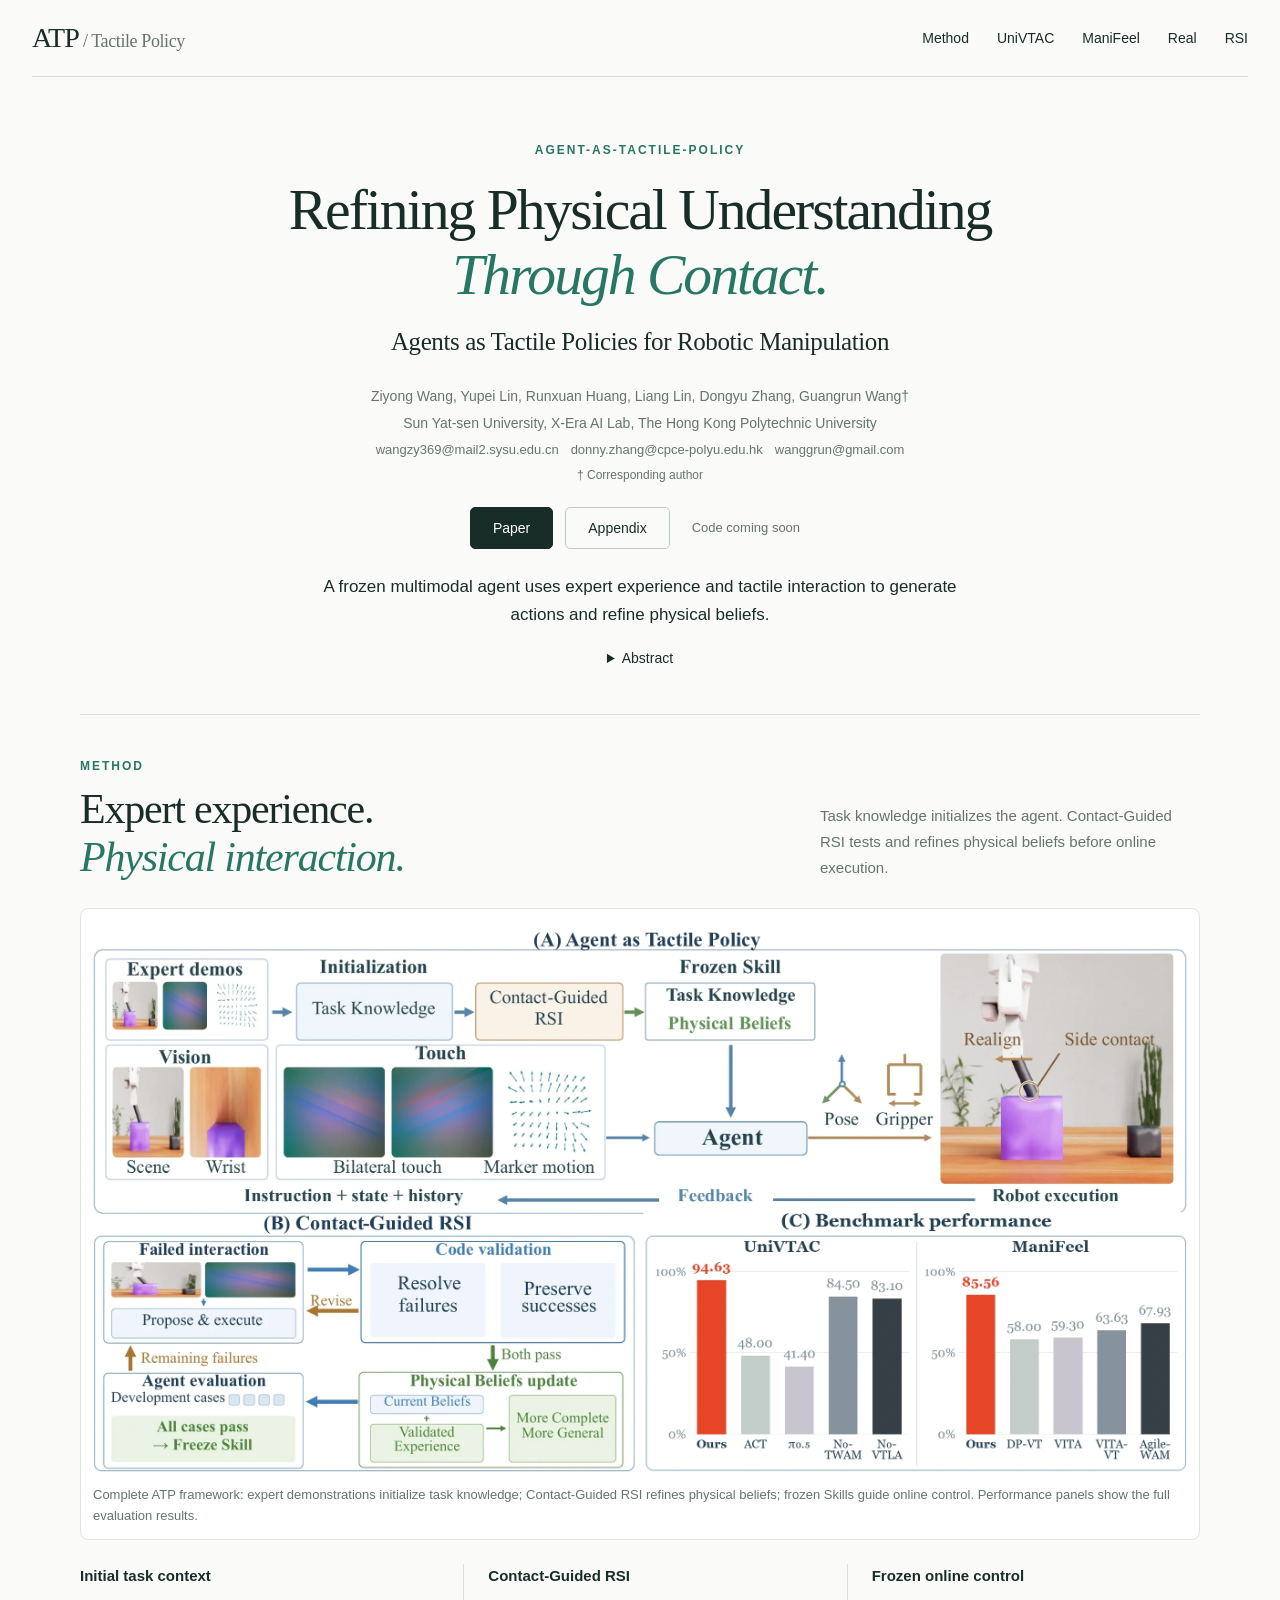
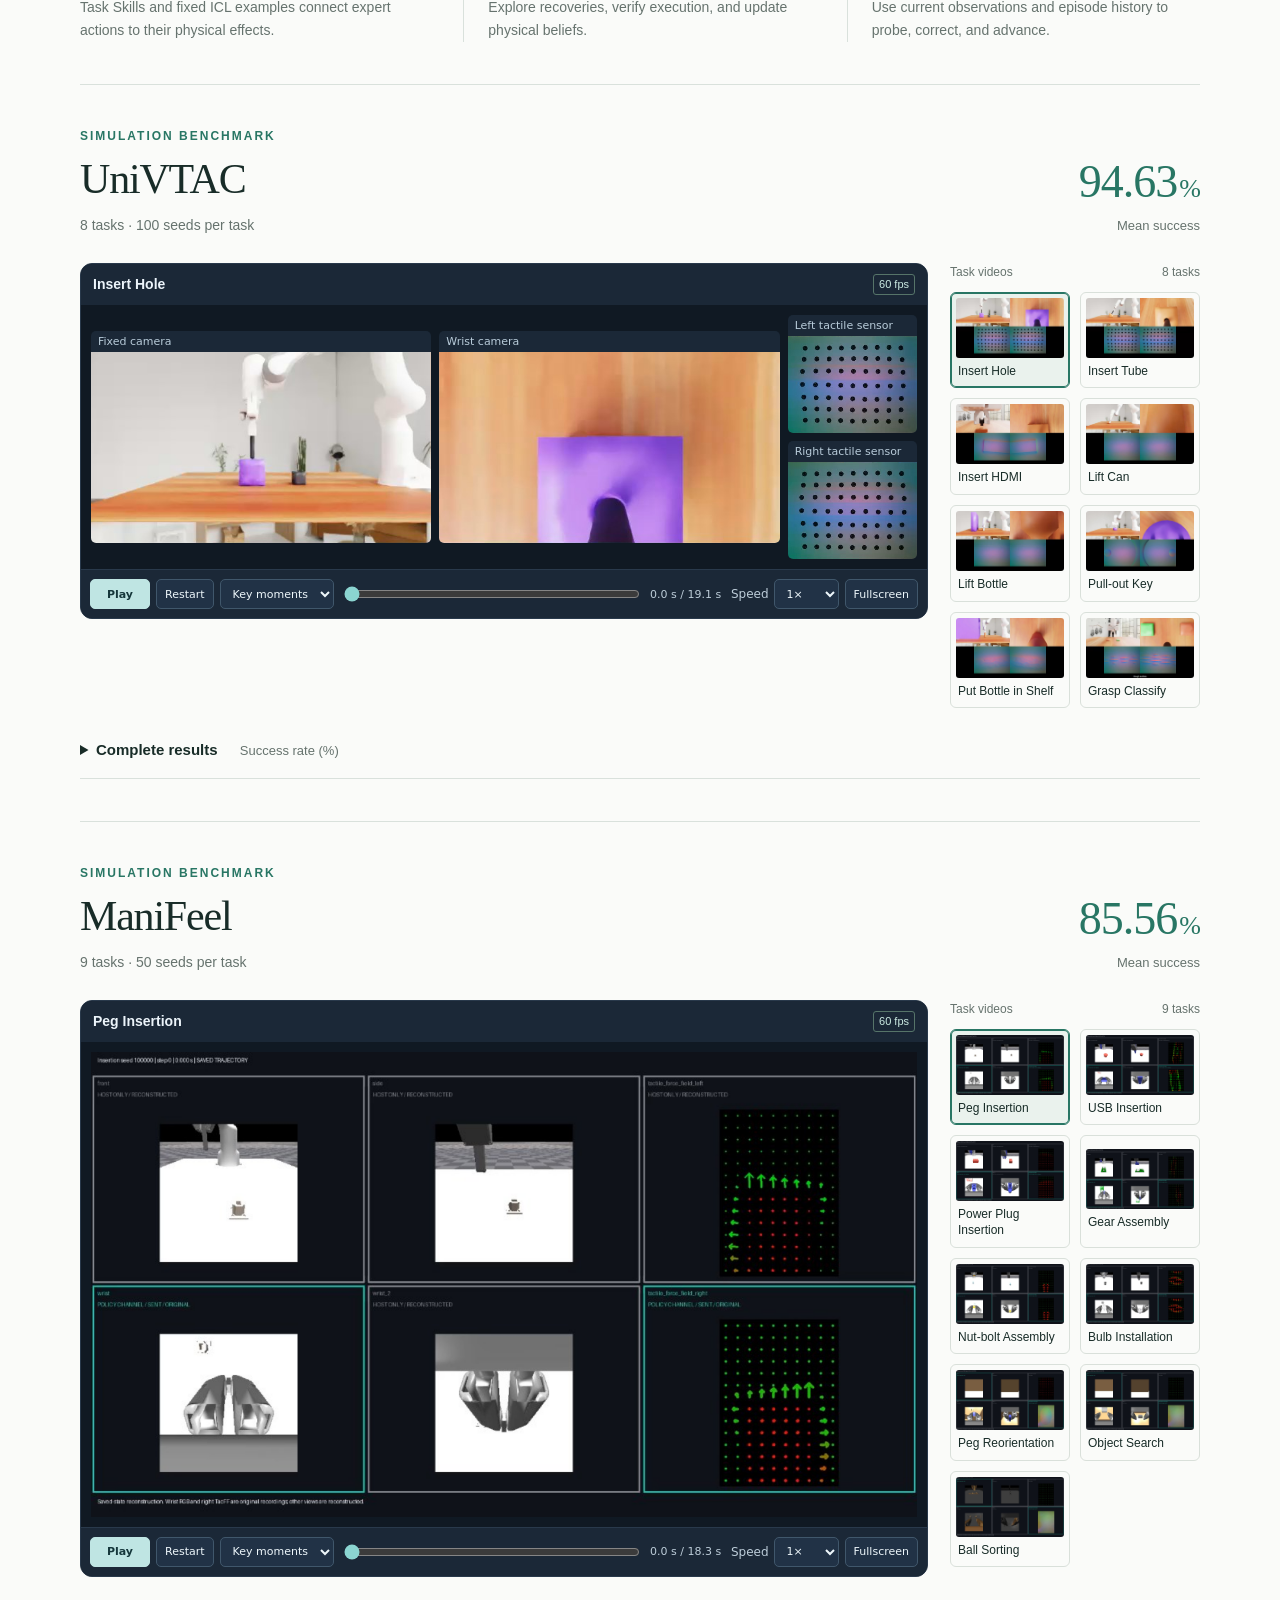
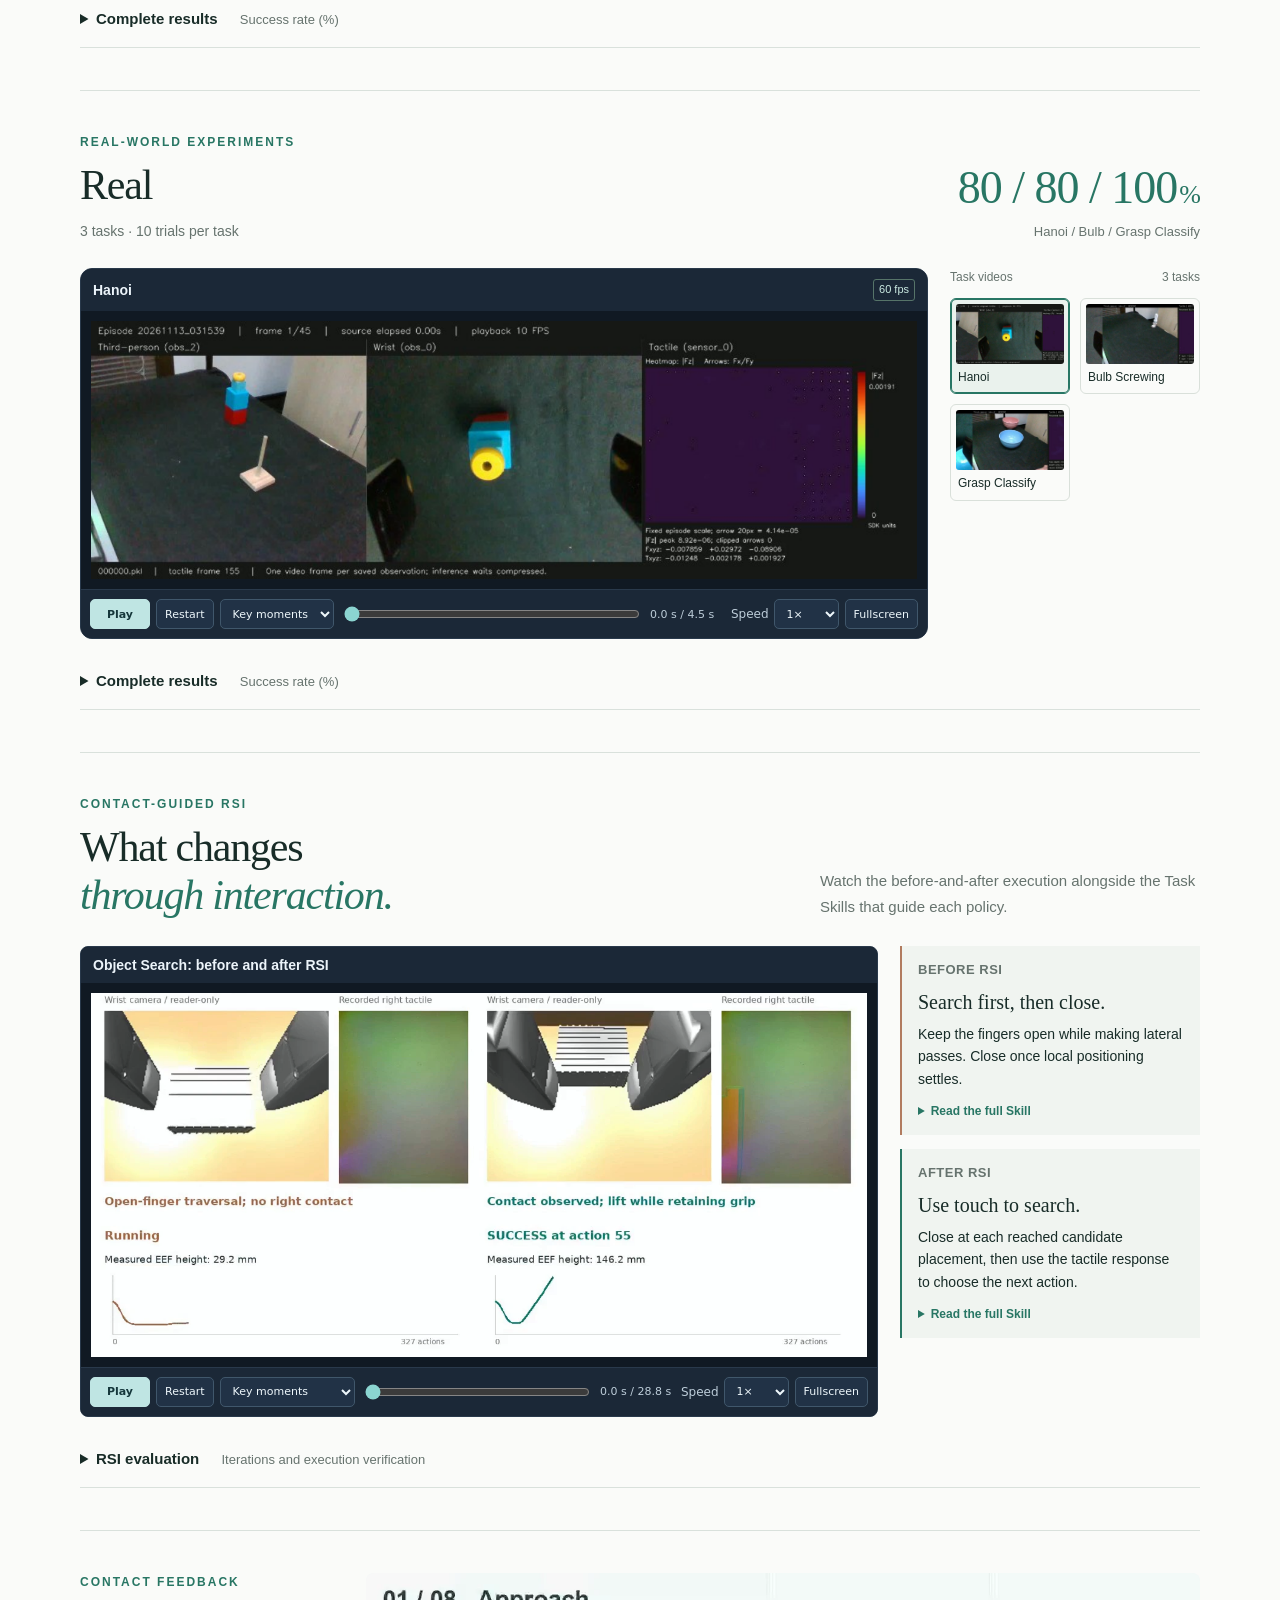
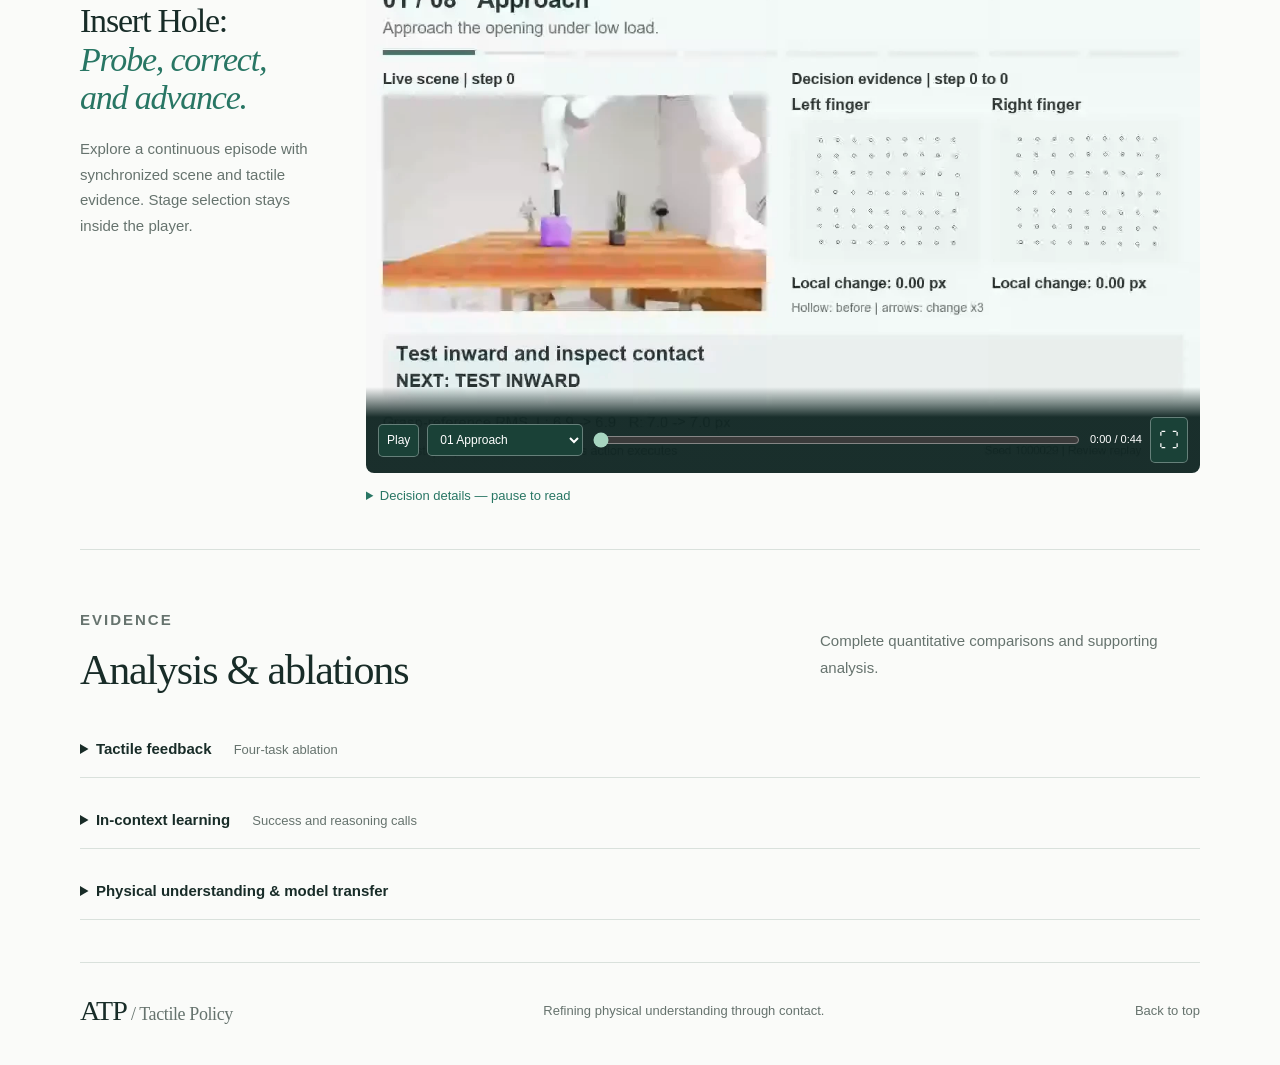
<file: index.html>
<!doctype html><html lang="en"><head><meta charset="utf-8"><meta name="viewport" content="width=device-width,initial-scale=1"><title>Refining Physical Understanding Through Contact: Agents as Tactile Policies for Robotic Manipulation · ATP</title><meta name="description" content="Agent-as-Tactile-Policy: frozen multimodal agents, Contact-Guided RSI, complete UniVTAC, ManiFeel, and real-world tactile manipulation evaluations."><meta name="theme-color" content="#fafbf9"><link rel="canonical" href="https://gpt-as-tactile-policy.github.io/"><link rel="icon" href="assets/favicon.svg"><link rel="stylesheet" href="supplied-player.css?v=20261125"><link rel="stylesheet" href="homepage.css?v=20261125"><script defer src="project-data.js?v=20261125"></script><script defer src="site.js?v=20261125"></script><script defer src="supplied-player.js?v=20261125"></script><script defer src="homepage.js?v=20261125"></script></head><body>
<header class="proposal-nav"><a class="brand" href="#top">ATP<span> / Tactile Policy</span></a><nav aria-label="Page sections"><a href="#method">Method</a><a href="#univtac">UniVTAC</a><a href="#manifeel">ManiFeel</a><a href="#real-world">Real</a><a href="#rsi">RSI</a></nav></header>
<main class="page-width" id="top"><section class="proposal-hero"><p class="eyebrow">Agent-as-Tactile-Policy</p><h1>Refining Physical Understanding<br> <em>Through Contact.</em></h1><p class="paper-subtitle">Agents as Tactile Policies for Robotic Manipulation</p><div class="paper-meta"><p id="authors">Ziyong Wang, Yupei Lin, Runxuan Huang, Liang Lin, Dongyu Zhang, Guangrun Wang†</p><p id="affiliations">Sun Yat-sen University, X-Era AI Lab, The Hong Kong Polytechnic University</p><p class="contact-emails" id="contact-emails" aria-label="Contact emails"><a href="mailto:wangzy369@mail2.sysu.edu.cn">wangzy369@mail2.sysu.edu.cn</a><a href="mailto:donny.zhang@cpce-polyu.edu.hk">donny.zhang@cpce-polyu.edu.hk</a><a href="mailto:wanggrun@gmail.com">wanggrun@gmail.com</a></p><p class="correspondence">† Corresponding author</p></div>
<div class="hero-resources"><a class="primary-link" href="https://arxiv.org/pdf/2610.28457" target="_blank" rel="noopener">Paper</a><a href="assets/documents/appendix.pdf" target="_blank" rel="noopener">Appendix</a><span>Code coming soon</span></div>
<p class="hero-statement">A frozen multimodal agent uses expert experience and tactile interaction to generate actions and refine physical beliefs.</p>
<details class="abstract-disclosure"><summary>Abstract</summary><p id="abstract-text">General-purpose multimodal models have shown promise as direct robot action policies, yet whether they grasp the physics underlying real-world interactions and can apply that understanding to guide action remains underexplored. In contact-rich manipulation, an agent must understand how contact constrains object motion to determine why an action fails and how to adjust it. We present Agent-as-Tactile-Policy (ATP), which enables a frozen general-purpose multimodal model to directly generate actions from visual and tactile observations and interaction history. Expert demonstrations provide task knowledge and initial physical beliefs about action effects, but these beliefs still need to be tested through the agent&#x27;s own interactions. Through Contact-Guided Recursive Self-Improvement (RSI), ATP writes and executes code to explore alternative actions and test and refine these beliefs based on the resulting physical responses. Without additional robotics-specific pretraining or per-task policy fine-tuning, ATP achieves state-of-the-art performance on the UniVTAC and ManiFeel simulation benchmarks and outperforms fine-tuned baselines in real-world manipulation. Our results show that tactile interaction helps test and refine physical understanding, leading to more effective contact-rich manipulation.</p></details></section>
<section class="proposal-section method" id="method"><div class="section-top"><div><p class="eyebrow">Method</p><h2>Expert experience.<br><em>Physical interaction.</em></h2></div><p class="section-aside">Task knowledge initializes the agent. Contact-Guided RSI tests and refines physical beliefs before online execution.</p></div><figure class="research-figure"><a href="assets/images/method-overview-full.webp" target="_blank" rel="noopener"><img src="assets/images/method-overview-full.webp" alt="ATP overview: expert-derived Task Skills and ICL, Contact-Guided RSI, online control." loading="lazy" width="2400" height="1213"></a><figcaption>Complete ATP framework: expert demonstrations initialize task knowledge; Contact-Guided RSI refines physical beliefs; frozen Skills guide online control. Performance panels show the full evaluation results.</figcaption></figure>
<div class="method-notes"><div><h3>Initial task context</h3><p>Task Skills and fixed ICL examples connect expert actions to their physical effects.</p></div><div><h3>Contact-Guided RSI</h3><p>Explore recoveries, verify execution, and update physical beliefs.</p></div><div><h3>Frozen online control</h3><p>Use current observations and episode history to probe, correct, and advance.</p></div></div></section>
<section class="proposal-section benchmark" id="univtac" data-benchmark="univtac"><div class="section-top"><div><p class="eyebrow">Simulation benchmark</p><h2>UniVTAC</h2><p class="section-description">8 tasks · 100 seeds per task</p></div><div class="benchmark-score"><strong>94.63<span>%</span></strong><small>Mean success</small></div></div><div class="benchmark-workspace"><div class="benchmark-stage"><article data-task-index="0" class="viewer supplied-player quad" aria-labelledby="home-task-1">
<header class="viewer-head"><span class="fps-badge">60 fps</span><h3 id="home-task-1">Insert Hole</h3></header>
<div class="body"><div class="stage"><div class="complete source"><video controls playsinline preload="none" aria-labelledby="home-task-1" width="960" height="570" poster="assets/images/supplementary/image-01.jpg"><source type="video/mp4" src="assets/videos/browser/benchmark-01.mp4">Your browser does not support HTML video.</video></div>
<div class="sensor-board"><figure class="tile camera"><figcaption>Fixed camera</figcaption><canvas width="480" height="270" data-crop="0,0,480,270" role="img" aria-label="Fixed camera"></canvas></figure>
<figure class="tile tactile"><figcaption>Left tactile sensor</figcaption><canvas width="320" height="240" data-crop="160,270,320,240" role="img" aria-label="Left tactile sensor"></canvas></figure>
<figure class="tile camera"><figcaption>Wrist camera</figcaption><canvas width="480" height="270" data-crop="480,0,480,270" role="img" aria-label="Wrist camera"></canvas></figure>
<figure class="tile tactile"><figcaption>Right tactile sensor</figcaption><canvas width="320" height="240" data-crop="480,270,320,240" role="img" aria-label="Right tactile sensor"></canvas></figure>
</div></div>
</div>
<div class="transport">
<button class="primary play" type="button">Play</button>
<button class="restart" type="button">Restart</button>
<select class="jump" aria-label="Jump to a key moment"><option value="">Key moments</option></select>
<input type="range" min="0" max="1" step="0.01" value="0" aria-label="Playback position">
<output>0.0 s</output>
<label class="speed"><span>Speed</span><select aria-label="Playback speed"><option value="0.5">0.5×</option><option value="1" selected>1×</option><option value="1.5">1.5×</option><option value="2">2×</option></select></label>
<button class="expand" type="button">Fullscreen</button>
<span class="warning" role="status" hidden></span></div><script type="application/json">{"duration":19.1,"moments":[]}</script></article><article data-task-index="1" hidden class="viewer supplied-player quad" aria-labelledby="home-task-2">
<header class="viewer-head"><span class="fps-badge">60 fps</span><h3 id="home-task-2">Insert Tube</h3></header>
<div class="body"><div class="stage"><div class="complete source"><video controls playsinline preload="none" aria-labelledby="home-task-2" width="960" height="570" poster="assets/images/supplementary/image-02.jpg"><source type="video/mp4" src="assets/videos/browser/benchmark-02.mp4">Your browser does not support HTML video.</video></div>
<div class="sensor-board"><figure class="tile camera"><figcaption>Fixed camera</figcaption><canvas width="480" height="270" data-crop="0,0,480,270" role="img" aria-label="Fixed camera"></canvas></figure>
<figure class="tile tactile"><figcaption>Left tactile sensor</figcaption><canvas width="320" height="240" data-crop="160,270,320,240" role="img" aria-label="Left tactile sensor"></canvas></figure>
<figure class="tile camera"><figcaption>Wrist camera</figcaption><canvas width="480" height="270" data-crop="480,0,480,270" role="img" aria-label="Wrist camera"></canvas></figure>
<figure class="tile tactile"><figcaption>Right tactile sensor</figcaption><canvas width="320" height="240" data-crop="480,270,320,240" role="img" aria-label="Right tactile sensor"></canvas></figure>
</div></div>
</div>
<div class="transport">
<button class="primary play" type="button">Play</button>
<button class="restart" type="button">Restart</button>
<select class="jump" aria-label="Jump to a key moment"><option value="">Key moments</option></select>
<input type="range" min="0" max="1" step="0.01" value="0" aria-label="Playback position">
<output>0.0 s</output>
<label class="speed"><span>Speed</span><select aria-label="Playback speed"><option value="0.5">0.5×</option><option value="1" selected>1×</option><option value="1.5">1.5×</option><option value="2">2×</option></select></label>
<button class="expand" type="button">Fullscreen</button>
<span class="warning" role="status" hidden></span></div><script type="application/json">{"duration":17.2,"moments":[]}</script></article><article data-task-index="2" hidden class="viewer supplied-player quad" aria-labelledby="home-task-3">
<header class="viewer-head"><span class="fps-badge">60 fps</span><h3 id="home-task-3">Insert HDMI</h3></header>
<div class="body"><div class="stage"><div class="complete source"><video controls playsinline preload="none" aria-labelledby="home-task-3" width="960" height="570" poster="assets/images/supplementary/image-03.jpg"><source type="video/mp4" src="assets/videos/browser/benchmark-03.mp4">Your browser does not support HTML video.</video></div>
<div class="sensor-board"><figure class="tile camera"><figcaption>Fixed camera</figcaption><canvas width="480" height="270" data-crop="0,0,480,270" role="img" aria-label="Fixed camera"></canvas></figure>
<figure class="tile tactile"><figcaption>Left tactile sensor</figcaption><canvas width="320" height="240" data-crop="160,270,320,240" role="img" aria-label="Left tactile sensor"></canvas></figure>
<figure class="tile camera"><figcaption>Wrist camera</figcaption><canvas width="480" height="270" data-crop="480,0,480,270" role="img" aria-label="Wrist camera"></canvas></figure>
<figure class="tile tactile"><figcaption>Right tactile sensor</figcaption><canvas width="320" height="240" data-crop="480,270,320,240" role="img" aria-label="Right tactile sensor"></canvas></figure>
</div></div>
</div>
<div class="transport">
<button class="primary play" type="button">Play</button>
<button class="restart" type="button">Restart</button>
<select class="jump" aria-label="Jump to a key moment"><option value="">Key moments</option></select>
<input type="range" min="0" max="1" step="0.01" value="0" aria-label="Playback position">
<output>0.0 s</output>
<label class="speed"><span>Speed</span><select aria-label="Playback speed"><option value="0.5">0.5×</option><option value="1" selected>1×</option><option value="1.5">1.5×</option><option value="2">2×</option></select></label>
<button class="expand" type="button">Fullscreen</button>
<span class="warning" role="status" hidden></span></div><script type="application/json">{"duration":40.300000000000004,"moments":[]}</script></article><article data-task-index="3" hidden class="viewer supplied-player quad" aria-labelledby="home-task-4">
<header class="viewer-head"><span class="fps-badge">60 fps</span><h3 id="home-task-4">Lift Can</h3></header>
<div class="body"><div class="stage"><div class="complete source"><video controls playsinline preload="none" aria-labelledby="home-task-4" width="960" height="570" poster="assets/images/supplementary/image-04.jpg"><source type="video/mp4" src="assets/videos/browser/benchmark-04.mp4">Your browser does not support HTML video.</video></div>
<div class="sensor-board"><figure class="tile camera"><figcaption>Fixed camera</figcaption><canvas width="480" height="270" data-crop="0,0,480,270" role="img" aria-label="Fixed camera"></canvas></figure>
<figure class="tile tactile"><figcaption>Left tactile sensor</figcaption><canvas width="320" height="240" data-crop="160,270,320,240" role="img" aria-label="Left tactile sensor"></canvas></figure>
<figure class="tile camera"><figcaption>Wrist camera</figcaption><canvas width="480" height="270" data-crop="480,0,480,270" role="img" aria-label="Wrist camera"></canvas></figure>
<figure class="tile tactile"><figcaption>Right tactile sensor</figcaption><canvas width="320" height="240" data-crop="480,270,320,240" role="img" aria-label="Right tactile sensor"></canvas></figure>
</div></div>
</div>
<div class="transport">
<button class="primary play" type="button">Play</button>
<button class="restart" type="button">Restart</button>
<select class="jump" aria-label="Jump to a key moment"><option value="">Key moments</option></select>
<input type="range" min="0" max="1" step="0.01" value="0" aria-label="Playback position">
<output>0.0 s</output>
<label class="speed"><span>Speed</span><select aria-label="Playback speed"><option value="0.5">0.5×</option><option value="1" selected>1×</option><option value="1.5">1.5×</option><option value="2">2×</option></select></label>
<button class="expand" type="button">Fullscreen</button>
<span class="warning" role="status" hidden></span></div><script type="application/json">{"duration":16.5,"moments":[]}</script></article><article data-task-index="4" hidden class="viewer supplied-player quad" aria-labelledby="home-task-5">
<header class="viewer-head"><span class="fps-badge">60 fps</span><h3 id="home-task-5">Lift Bottle</h3></header>
<div class="body"><div class="stage"><div class="complete source"><video controls playsinline preload="none" aria-labelledby="home-task-5" width="960" height="570" poster="assets/images/supplementary/image-05.jpg"><source type="video/mp4" src="assets/videos/browser/benchmark-05.mp4">Your browser does not support HTML video.</video></div>
<div class="sensor-board"><figure class="tile camera"><figcaption>Fixed camera</figcaption><canvas width="480" height="270" data-crop="0,0,480,270" role="img" aria-label="Fixed camera"></canvas></figure>
<figure class="tile tactile"><figcaption>Left tactile sensor</figcaption><canvas width="320" height="240" data-crop="160,270,320,240" role="img" aria-label="Left tactile sensor"></canvas></figure>
<figure class="tile camera"><figcaption>Wrist camera</figcaption><canvas width="480" height="270" data-crop="480,0,480,270" role="img" aria-label="Wrist camera"></canvas></figure>
<figure class="tile tactile"><figcaption>Right tactile sensor</figcaption><canvas width="320" height="240" data-crop="480,270,320,240" role="img" aria-label="Right tactile sensor"></canvas></figure>
</div></div>
</div>
<div class="transport">
<button class="primary play" type="button">Play</button>
<button class="restart" type="button">Restart</button>
<select class="jump" aria-label="Jump to a key moment"><option value="">Key moments</option></select>
<input type="range" min="0" max="1" step="0.01" value="0" aria-label="Playback position">
<output>0.0 s</output>
<label class="speed"><span>Speed</span><select aria-label="Playback speed"><option value="0.5">0.5×</option><option value="1" selected>1×</option><option value="1.5">1.5×</option><option value="2">2×</option></select></label>
<button class="expand" type="button">Fullscreen</button>
<span class="warning" role="status" hidden></span></div><script type="application/json">{"duration":20.8,"moments":[]}</script></article><article data-task-index="5" hidden class="viewer supplied-player quad" aria-labelledby="home-task-6">
<header class="viewer-head"><span class="fps-badge">60 fps</span><h3 id="home-task-6">Pull-out Key</h3></header>
<div class="body"><div class="stage"><div class="complete source"><video controls playsinline preload="none" aria-labelledby="home-task-6" width="960" height="570" poster="assets/images/supplementary/image-06.jpg"><source type="video/mp4" src="assets/videos/browser/benchmark-06.mp4">Your browser does not support HTML video.</video></div>
<div class="sensor-board"><figure class="tile camera"><figcaption>Fixed camera</figcaption><canvas width="480" height="270" data-crop="0,0,480,270" role="img" aria-label="Fixed camera"></canvas></figure>
<figure class="tile tactile"><figcaption>Left tactile sensor</figcaption><canvas width="320" height="240" data-crop="160,270,320,240" role="img" aria-label="Left tactile sensor"></canvas></figure>
<figure class="tile camera"><figcaption>Wrist camera</figcaption><canvas width="480" height="270" data-crop="480,0,480,270" role="img" aria-label="Wrist camera"></canvas></figure>
<figure class="tile tactile"><figcaption>Right tactile sensor</figcaption><canvas width="320" height="240" data-crop="480,270,320,240" role="img" aria-label="Right tactile sensor"></canvas></figure>
</div></div>
</div>
<div class="transport">
<button class="primary play" type="button">Play</button>
<button class="restart" type="button">Restart</button>
<select class="jump" aria-label="Jump to a key moment"><option value="">Key moments</option></select>
<input type="range" min="0" max="1" step="0.01" value="0" aria-label="Playback position">
<output>0.0 s</output>
<label class="speed"><span>Speed</span><select aria-label="Playback speed"><option value="0.5">0.5×</option><option value="1" selected>1×</option><option value="1.5">1.5×</option><option value="2">2×</option></select></label>
<button class="expand" type="button">Fullscreen</button>
<span class="warning" role="status" hidden></span></div><script type="application/json">{"duration":23.200000000000003,"moments":[]}</script></article><article data-task-index="6" hidden class="viewer supplied-player quad" aria-labelledby="home-task-7">
<header class="viewer-head"><span class="fps-badge">60 fps</span><h3 id="home-task-7">Put Bottle in Shelf</h3></header>
<div class="body"><div class="stage"><div class="complete source"><video controls playsinline preload="none" aria-labelledby="home-task-7" width="960" height="570" poster="assets/images/supplementary/image-07.jpg"><source type="video/mp4" src="assets/videos/browser/benchmark-07.mp4">Your browser does not support HTML video.</video></div>
<div class="sensor-board"><figure class="tile camera"><figcaption>Fixed camera</figcaption><canvas width="480" height="270" data-crop="0,0,480,270" role="img" aria-label="Fixed camera"></canvas></figure>
<figure class="tile tactile"><figcaption>Left tactile sensor</figcaption><canvas width="320" height="240" data-crop="160,270,320,240" role="img" aria-label="Left tactile sensor"></canvas></figure>
<figure class="tile camera"><figcaption>Wrist camera</figcaption><canvas width="480" height="270" data-crop="480,0,480,270" role="img" aria-label="Wrist camera"></canvas></figure>
<figure class="tile tactile"><figcaption>Right tactile sensor</figcaption><canvas width="320" height="240" data-crop="480,270,320,240" role="img" aria-label="Right tactile sensor"></canvas></figure>
</div></div>
</div>
<div class="transport">
<button class="primary play" type="button">Play</button>
<button class="restart" type="button">Restart</button>
<select class="jump" aria-label="Jump to a key moment"><option value="">Key moments</option></select>
<input type="range" min="0" max="1" step="0.01" value="0" aria-label="Playback position">
<output>0.0 s</output>
<label class="speed"><span>Speed</span><select aria-label="Playback speed"><option value="0.5">0.5×</option><option value="1" selected>1×</option><option value="1.5">1.5×</option><option value="2">2×</option></select></label>
<button class="expand" type="button">Fullscreen</button>
<span class="warning" role="status" hidden></span></div><script type="application/json">{"duration":31.8,"moments":[]}</script></article><article data-task-index="7" hidden class="viewer supplied-player quad" aria-labelledby="home-task-8">
<header class="viewer-head"><span class="fps-badge">60 fps</span><h3 id="home-task-8">Grasp Classify</h3></header>
<div class="body"><div class="stage"><div class="complete source"><video controls playsinline preload="none" aria-labelledby="home-task-8" width="960" height="570" poster="assets/images/supplementary/image-08.jpg"><source type="video/mp4" src="assets/videos/browser/benchmark-08.mp4">Your browser does not support HTML video.</video></div>
<div class="sensor-board"><figure class="tile camera"><figcaption>Fixed camera</figcaption><canvas width="480" height="270" data-crop="0,0,480,270" role="img" aria-label="Fixed camera"></canvas></figure>
<figure class="tile tactile"><figcaption>Left tactile sensor</figcaption><canvas width="320" height="240" data-crop="160,270,320,240" role="img" aria-label="Left tactile sensor"></canvas></figure>
<figure class="tile camera"><figcaption>Wrist camera</figcaption><canvas width="480" height="270" data-crop="480,0,480,270" role="img" aria-label="Wrist camera"></canvas></figure>
<figure class="tile tactile"><figcaption>Right tactile sensor</figcaption><canvas width="320" height="240" data-crop="480,270,320,240" role="img" aria-label="Right tactile sensor"></canvas></figure>
</div></div>
</div>
<div class="transport">
<button class="primary play" type="button">Play</button>
<button class="restart" type="button">Restart</button>
<select class="jump" aria-label="Jump to a key moment"><option value="">Key moments</option></select>
<input type="range" min="0" max="1" step="0.01" value="0" aria-label="Playback position">
<output>0.0 s</output>
<label class="speed"><span>Speed</span><select aria-label="Playback speed"><option value="0.5">0.5×</option><option value="1" selected>1×</option><option value="1.5">1.5×</option><option value="2">2×</option></select></label>
<button class="expand" type="button">Fullscreen</button>
<span class="warning" role="status" hidden></span></div><script type="application/json">{"duration":5.0,"moments":[["Rough surface",0,2.6],["Smooth surface",2.6,5.0]]}</script></article></div><aside class="task-browser" aria-label="UniVTAC task videos"><div class="task-browser-title"><span>Task videos</span><span>8 tasks</span></div><div class="task-choices"><button class="task-choice" type="button" data-index="0" aria-pressed="true"><img src="assets/images/supplementary/image-01.jpg" alt="" loading="lazy"><span>Insert Hole</span></button><button class="task-choice" type="button" data-index="1" aria-pressed="false"><img src="assets/images/supplementary/image-02.jpg" alt="" loading="lazy"><span>Insert Tube</span></button><button class="task-choice" type="button" data-index="2" aria-pressed="false"><img src="assets/images/supplementary/image-03.jpg" alt="" loading="lazy"><span>Insert HDMI</span></button><button class="task-choice" type="button" data-index="3" aria-pressed="false"><img src="assets/images/supplementary/image-04.jpg" alt="" loading="lazy"><span>Lift Can</span></button><button class="task-choice" type="button" data-index="4" aria-pressed="false"><img src="assets/images/supplementary/image-05.jpg" alt="" loading="lazy"><span>Lift Bottle</span></button><button class="task-choice" type="button" data-index="5" aria-pressed="false"><img src="assets/images/supplementary/image-06.jpg" alt="" loading="lazy"><span>Pull-out Key</span></button><button class="task-choice" type="button" data-index="6" aria-pressed="false"><img src="assets/images/supplementary/image-07.jpg" alt="" loading="lazy"><span>Put Bottle in Shelf</span></button><button class="task-choice" type="button" data-index="7" aria-pressed="false"><img src="assets/images/supplementary/image-08.jpg" alt="" loading="lazy"><span>Grasp Classify</span></button></div></aside></div><details class="result-disclosure"><summary>Complete results <span>Success rate (%)</span></summary><div class="table-scroll" tabindex="0" role="region" aria-label="UniVTAC success rates (%). ATP and baselines: 100 seeds per task. Tasks are weighted equally."><table><caption>UniVTAC success rates (%). ATP and baselines: 100 seeds per task. Tasks are weighted equally.</caption><thead><tr><th scope="col">Method</th><th scope="col">Insert Hole</th><th scope="col">Insert Tube</th><th scope="col">Insert HDMI</th><th scope="col">Lift Can</th><th scope="col">Lift Bottle</th><th scope="col">Pull-out Key</th><th scope="col">Put Bottle in Shelf</th><th scope="col">Grasp Classify</th><th scope="col">Mean</th></tr></thead><tbody><tr><th scope="row">ACT + UniVTAC</th><td>24</td><td>56</td><td>28</td><td>29</td><td>71</td><td>46</td><td>31</td><td>99</td><td>48.00</td></tr><tr><th scope="row">π₀.₅</th><td>25</td><td>74</td><td>8</td><td>6</td><td><strong>100</strong></td><td>35</td><td>34</td><td>49</td><td>41.40</td></tr><tr><th scope="row">N₀-VTLA</th><td>95</td><td><strong>99</strong></td><td>25</td><td>88</td><td>99</td><td>99</td><td>60</td><td><strong>100</strong></td><td>83.10</td></tr><tr><th scope="row">N₀-TWAM</th><td><strong>99</strong></td><td>98</td><td>68</td><td><strong>93</strong></td><td>58</td><td>79</td><td>87</td><td>94</td><td>84.50</td></tr><tr class="ours"><th scope="row">ATP (Ours)</th><td><strong>99</strong></td><td>92</td><td><strong>83</strong></td><td><strong>93</strong></td><td>95</td><td><strong>100</strong></td><td><strong>97</strong></td><td>98</td><td><strong>94.63</strong></td></tr></tbody></table></div></details></section><section class="proposal-section benchmark" id="manifeel" data-benchmark="manifeel"><div class="section-top"><div><p class="eyebrow">Simulation benchmark</p><h2>ManiFeel</h2><p class="section-description">9 tasks · 50 seeds per task</p></div><div class="benchmark-score"><strong>85.56<span>%</span></strong><small>Mean success</small></div></div><div class="benchmark-workspace"><div class="benchmark-stage"><article data-task-index="0" class="viewer supplied-player full-canvas-player" aria-labelledby="home-task-9">
<header class="viewer-head"><span class="fps-badge">60 fps</span><h3 id="home-task-9">Peg Insertion</h3></header>
<div class="body"><div class="stage"><div class="complete source"><video controls playsinline preload="none" aria-labelledby="home-task-9" width="1536" height="864" poster="assets/images/supplementary/image-09.jpg"><source type="video/mp4" src="assets/videos/browser/benchmark-09.mp4">Your browser does not support HTML video.</video></div><div class="sensor-board full-frame-board"><canvas width="1280" height="720" data-crop="0,0,960,570" role="img" aria-label="Recorded execution video"></canvas></div>
</div>
</div>
<div class="transport">
<button class="primary play" type="button">Play</button>
<button class="restart" type="button">Restart</button>
<select class="jump" aria-label="Jump to a key moment"><option value="">Key moments</option></select>
<input type="range" min="0" max="1" step="0.01" value="0" aria-label="Playback position">
<output>0.0 s</output>
<label class="speed"><span>Speed</span><select aria-label="Playback speed"><option value="0.5">0.5×</option><option value="1" selected>1×</option><option value="1.5">1.5×</option><option value="2">2×</option></select></label>
<button class="expand" type="button">Fullscreen</button>
<span class="warning" role="status" hidden></span></div><script type="application/json">{"duration":18.3337,"moments":[]}</script></article><article data-task-index="1" hidden class="viewer supplied-player full-canvas-player" aria-labelledby="home-task-10">
<header class="viewer-head"><span class="fps-badge">60 fps</span><h3 id="home-task-10">USB Insertion</h3></header>
<div class="body"><div class="stage"><div class="complete source"><video controls playsinline preload="none" aria-labelledby="home-task-10" width="1536" height="864" poster="assets/images/supplementary/image-10.jpg"><source type="video/mp4" src="assets/videos/browser/benchmark-10.mp4">Your browser does not support HTML video.</video></div><div class="sensor-board full-frame-board"><canvas width="1280" height="720" data-crop="0,0,960,570" role="img" aria-label="Recorded execution video"></canvas></div>
</div>
</div>
<div class="transport">
<button class="primary play" type="button">Play</button>
<button class="restart" type="button">Restart</button>
<select class="jump" aria-label="Jump to a key moment"><option value="">Key moments</option></select>
<input type="range" min="0" max="1" step="0.01" value="0" aria-label="Playback position">
<output>0.0 s</output>
<label class="speed"><span>Speed</span><select aria-label="Playback speed"><option value="0.5">0.5×</option><option value="1" selected>1×</option><option value="1.5">1.5×</option><option value="2">2×</option></select></label>
<button class="expand" type="button">Fullscreen</button>
<span class="warning" role="status" hidden></span></div><script type="application/json">{"duration":20.800416000000002,"moments":[]}</script></article><article data-task-index="2" hidden class="viewer supplied-player full-canvas-player" aria-labelledby="home-task-11">
<header class="viewer-head"><span class="fps-badge">60 fps</span><h3 id="home-task-11">Power Plug Insertion</h3></header>
<div class="body"><div class="stage"><div class="complete source"><video controls playsinline preload="none" aria-labelledby="home-task-11" width="1536" height="864" poster="assets/images/supplementary/image-11.jpg"><source type="video/mp4" src="assets/videos/browser/benchmark-11.mp4">Your browser does not support HTML video.</video></div><div class="sensor-board full-frame-board"><canvas width="1280" height="720" data-crop="0,0,960,570" role="img" aria-label="Recorded execution video"></canvas></div>
</div>
</div>
<div class="transport">
<button class="primary play" type="button">Play</button>
<button class="restart" type="button">Restart</button>
<select class="jump" aria-label="Jump to a key moment"><option value="">Key moments</option></select>
<input type="range" min="0" max="1" step="0.01" value="0" aria-label="Playback position">
<output>0.0 s</output>
<label class="speed"><span>Speed</span><select aria-label="Playback speed"><option value="0.5">0.5×</option><option value="1" selected>1×</option><option value="1.5">1.5×</option><option value="2">2×</option></select></label>
<button class="expand" type="button">Fullscreen</button>
<span class="warning" role="status" hidden></span></div><script type="application/json">{"duration":14.000280000000002,"moments":[]}</script></article><article data-task-index="3" hidden class="viewer supplied-player full-canvas-player" aria-labelledby="home-task-12">
<header class="viewer-head"><span class="fps-badge">60 fps</span><h3 id="home-task-12">Gear Assembly</h3></header>
<div class="body"><div class="stage"><div class="complete source"><video controls playsinline preload="none" aria-labelledby="home-task-12" width="1536" height="864" poster="assets/images/supplementary/image-12.jpg"><source type="video/mp4" src="assets/videos/browser/benchmark-12.mp4">Your browser does not support HTML video.</video></div><div class="sensor-board full-frame-board"><canvas width="1280" height="720" data-crop="0,0,960,570" role="img" aria-label="Recorded execution video"></canvas></div>
</div>
</div>
<div class="transport">
<button class="primary play" type="button">Play</button>
<button class="restart" type="button">Restart</button>
<select class="jump" aria-label="Jump to a key moment"><option value="">Key moments</option></select>
<input type="range" min="0" max="1" step="0.01" value="0" aria-label="Playback position">
<output>0.0 s</output>
<label class="speed"><span>Speed</span><select aria-label="Playback speed"><option value="0.5">0.5×</option><option value="1" selected>1×</option><option value="1.5">1.5×</option><option value="2">2×</option></select></label>
<button class="expand" type="button">Fullscreen</button>
<span class="warning" role="status" hidden></span></div><script type="application/json">{"duration":14.800296000000001,"moments":[]}</script></article><article data-task-index="4" hidden class="viewer supplied-player full-canvas-player" aria-labelledby="home-task-13">
<header class="viewer-head"><span class="fps-badge">60 fps</span><h3 id="home-task-13">Nut-bolt Assembly</h3></header>
<div class="body"><div class="stage"><div class="complete source"><video controls playsinline preload="none" aria-labelledby="home-task-13" width="1536" height="864" poster="assets/images/supplementary/image-13.jpg"><source type="video/mp4" src="assets/videos/browser/benchmark-13.mp4">Your browser does not support HTML video.</video></div><div class="sensor-board full-frame-board"><canvas width="1280" height="720" data-crop="0,0,960,570" role="img" aria-label="Recorded execution video"></canvas></div>
</div>
</div>
<div class="transport">
<button class="primary play" type="button">Play</button>
<button class="restart" type="button">Restart</button>
<select class="jump" aria-label="Jump to a key moment"><option value="">Key moments</option></select>
<input type="range" min="0" max="1" step="0.01" value="0" aria-label="Playback position">
<output>0.0 s</output>
<label class="speed"><span>Speed</span><select aria-label="Playback speed"><option value="0.5">0.5×</option><option value="1" selected>1×</option><option value="1.5">1.5×</option><option value="2">2×</option></select></label>
<button class="expand" type="button">Fullscreen</button>
<span class="warning" role="status" hidden></span></div><script type="application/json">{"duration":29.067248000000003,"moments":[]}</script></article><article data-task-index="5" hidden class="viewer supplied-player full-canvas-player" aria-labelledby="home-task-14">
<header class="viewer-head"><span class="fps-badge">60 fps</span><h3 id="home-task-14">Bulb Screwing</h3></header>
<div class="body"><div class="stage"><div class="complete source"><video controls playsinline preload="none" aria-labelledby="home-task-14" width="1536" height="864" poster="assets/images/supplementary/image-14.jpg"><source type="video/mp4" src="assets/videos/browser/benchmark-14.mp4">Your browser does not support HTML video.</video></div><div class="sensor-board full-frame-board"><canvas width="1280" height="720" data-crop="0,0,960,570" role="img" aria-label="Recorded execution video"></canvas></div>
</div>
</div>
<div class="transport">
<button class="primary play" type="button">Play</button>
<button class="restart" type="button">Restart</button>
<select class="jump" aria-label="Jump to a key moment"><option value="">Key moments</option></select>
<input type="range" min="0" max="1" step="0.01" value="0" aria-label="Playback position">
<output>0.0 s</output>
<label class="speed"><span>Speed</span><select aria-label="Playback speed"><option value="0.5">0.5×</option><option value="1" selected>1×</option><option value="1.5">1.5×</option><option value="2">2×</option></select></label>
<button class="expand" type="button">Fullscreen</button>
<span class="warning" role="status" hidden></span></div><script type="application/json">{"duration":22.33378,"moments":[]}</script></article><article data-task-index="6" hidden class="viewer supplied-player full-canvas-player" aria-labelledby="home-task-15">
<header class="viewer-head"><span class="fps-badge">60 fps</span><h3 id="home-task-15">Peg Reorientation</h3></header>
<div class="body"><div class="stage"><div class="complete source"><video controls playsinline preload="none" aria-labelledby="home-task-15" width="1536" height="864" poster="assets/images/supplementary/image-15.jpg"><source type="video/mp4" src="assets/videos/browser/benchmark-15.mp4">Your browser does not support HTML video.</video></div><div class="sensor-board full-frame-board"><canvas width="1280" height="720" data-crop="0,0,960,570" role="img" aria-label="Recorded execution video"></canvas></div>
</div>
</div>
<div class="transport">
<button class="primary play" type="button">Play</button>
<button class="restart" type="button">Restart</button>
<select class="jump" aria-label="Jump to a key moment"><option value="">Key moments</option></select>
<input type="range" min="0" max="1" step="0.01" value="0" aria-label="Playback position">
<output>0.0 s</output>
<label class="speed"><span>Speed</span><select aria-label="Playback speed"><option value="0.5">0.5×</option><option value="1" selected>1×</option><option value="1.5">1.5×</option><option value="2">2×</option></select></label>
<button class="expand" type="button">Fullscreen</button>
<span class="warning" role="status" hidden></span></div><script type="application/json">{"duration":12.866924000000001,"moments":[]}</script></article><article data-task-index="7" hidden class="viewer supplied-player full-canvas-player" aria-labelledby="home-task-16">
<header class="viewer-head"><span class="fps-badge">60 fps</span><h3 id="home-task-16">Object Search</h3></header>
<div class="body"><div class="stage"><div class="complete source"><video controls playsinline preload="none" aria-labelledby="home-task-16" width="1536" height="864" poster="assets/images/supplementary/image-16.jpg"><source type="video/mp4" src="assets/videos/browser/benchmark-16.mp4">Your browser does not support HTML video.</video></div><div class="sensor-board full-frame-board"><canvas width="1280" height="720" data-crop="0,0,960,570" role="img" aria-label="Recorded execution video"></canvas></div>
</div>
</div>
<div class="transport">
<button class="primary play" type="button">Play</button>
<button class="restart" type="button">Restart</button>
<select class="jump" aria-label="Jump to a key moment"><option value="">Key moments</option></select>
<input type="range" min="0" max="1" step="0.01" value="0" aria-label="Playback position">
<output>0.0 s</output>
<label class="speed"><span>Speed</span><select aria-label="Playback speed"><option value="0.5">0.5×</option><option value="1" selected>1×</option><option value="1.5">1.5×</option><option value="2">2×</option></select></label>
<button class="expand" type="button">Fullscreen</button>
<span class="warning" role="status" hidden></span></div><script type="application/json">{"duration":6.6668,"moments":[]}</script></article><article data-task-index="8" hidden class="viewer supplied-player full-canvas-player" aria-labelledby="home-task-17">
<header class="viewer-head"><span class="fps-badge">60 fps</span><h3 id="home-task-17">Ball Sorting</h3></header>
<div class="body"><div class="stage"><div class="complete source"><video controls playsinline preload="none" aria-labelledby="home-task-17" width="1536" height="864" poster="assets/images/supplementary/image-17.jpg"><source type="video/mp4" src="assets/videos/browser/benchmark-17.mp4">Your browser does not support HTML video.</video></div><div class="sensor-board full-frame-board"><canvas width="1280" height="720" data-crop="0,0,960,570" role="img" aria-label="Recorded execution video"></canvas></div>
</div>
</div>
<div class="transport">
<button class="primary play" type="button">Play</button>
<button class="restart" type="button">Restart</button>
<select class="jump" aria-label="Jump to a key moment"><option value="">Key moments</option></select>
<input type="range" min="0" max="1" step="0.01" value="0" aria-label="Playback position">
<output>0.0 s</output>
<label class="speed"><span>Speed</span><select aria-label="Playback speed"><option value="0.5">0.5×</option><option value="1" selected>1×</option><option value="1.5">1.5×</option><option value="2">2×</option></select></label>
<button class="expand" type="button">Fullscreen</button>
<span class="warning" role="status" hidden></span></div><script type="application/json">{"duration":13.400268,"moments":[]}</script></article></div><aside class="task-browser" aria-label="ManiFeel task videos"><div class="task-browser-title"><span>Task videos</span><span>9 tasks</span></div><div class="task-choices"><button class="task-choice" type="button" data-index="0" aria-pressed="true"><img src="assets/images/supplementary/image-09.jpg" alt="" loading="lazy"><span>Peg Insertion</span></button><button class="task-choice" type="button" data-index="1" aria-pressed="false"><img src="assets/images/supplementary/image-10.jpg" alt="" loading="lazy"><span>USB Insertion</span></button><button class="task-choice" type="button" data-index="2" aria-pressed="false"><img src="assets/images/supplementary/image-11.jpg" alt="" loading="lazy"><span>Power Plug Insertion</span></button><button class="task-choice" type="button" data-index="3" aria-pressed="false"><img src="assets/images/supplementary/image-12.jpg" alt="" loading="lazy"><span>Gear Assembly</span></button><button class="task-choice" type="button" data-index="4" aria-pressed="false"><img src="assets/images/supplementary/image-13.jpg" alt="" loading="lazy"><span>Nut-bolt Assembly</span></button><button class="task-choice" type="button" data-index="5" aria-pressed="false"><img src="assets/images/supplementary/image-14.jpg" alt="" loading="lazy"><span>Bulb Installation</span></button><button class="task-choice" type="button" data-index="6" aria-pressed="false"><img src="assets/images/supplementary/image-15.jpg" alt="" loading="lazy"><span>Peg Reorientation</span></button><button class="task-choice" type="button" data-index="7" aria-pressed="false"><img src="assets/images/supplementary/image-16.jpg" alt="" loading="lazy"><span>Object Search</span></button><button class="task-choice" type="button" data-index="8" aria-pressed="false"><img src="assets/images/supplementary/image-17.jpg" alt="" loading="lazy"><span>Ball Sorting</span></button></div></aside></div><details class="result-disclosure"><summary>Complete results <span>Success rate (%)</span></summary><div class="table-scroll" tabindex="0" role="region" aria-label="ManiFeel success rates (%). ATP: 50 seeds per task; published baselines follow their original protocols. Tasks are weighted equally."><table><caption>ManiFeel success rates (%). ATP: 50 seeds per task; published baselines follow their original protocols. Tasks are weighted equally.</caption><thead><tr><th scope="col">Method</th><th scope="col">Peg Insertion</th><th scope="col">USB Insertion</th><th scope="col">Power Plug Insertion</th><th scope="col">Gear Assembly</th><th scope="col">Nut-bolt Assembly</th><th scope="col">Bulb Installation</th><th scope="col">Peg Reorientation</th><th scope="col">Object Search</th><th scope="col">Ball Sorting</th><th scope="col">Mean</th></tr></thead><tbody><tr><th scope="row">DP-VT</th><td>40</td><td>56</td><td>58</td><td>66</td><td>81</td><td>81</td><td>28</td><td>52</td><td>60</td><td>58.00</td></tr><tr><th scope="row">DreamZero</th><td>8</td><td>0</td><td>8</td><td>18</td><td>20</td><td>34</td><td>16</td><td>0</td><td>36</td><td>15.56</td></tr><tr><th scope="row">Tactile-WAM</th><td>16</td><td>2</td><td>18</td><td>38</td><td>40</td><td>68</td><td>34</td><td>4</td><td>74</td><td>32.67</td></tr><tr><th scope="row">π₀.₅</th><td>10</td><td>10</td><td>28</td><td>22</td><td>30</td><td>36</td><td>42</td><td>56</td><td>96</td><td>36.67</td></tr><tr><th scope="row">VITA</th><td>44</td><td>55.33</td><td>54.67</td><td>68.33</td><td>86.67</td><td>71.33</td><td>41.33</td><td>40</td><td>72</td><td>59.30</td></tr><tr><th scope="row">VITA-VT</th><td>47.33</td><td>59.33</td><td>63.33</td><td>68.67</td><td>92</td><td>87.33</td><td>28.67</td><td>36</td><td>90</td><td>63.63</td></tr><tr><th scope="row">Agile-WAM</th><td>49.33</td><td>62</td><td>59.33</td><td>70.67</td><td><strong>92.67</strong></td><td><strong>92.67</strong></td><td>42</td><td>50.67</td><td>92</td><td>67.93</td></tr><tr class="ours"><th scope="row">ATP (Ours)</th><td><strong>74</strong></td><td><strong>70</strong></td><td><strong>84</strong></td><td><strong>84</strong></td><td>74</td><td>90</td><td><strong>94</strong></td><td><strong>100</strong></td><td><strong>100</strong></td><td><strong>85.56</strong></td></tr></tbody></table></div></details></section><section class="proposal-section benchmark" id="real-world" data-benchmark="real-world"><div class="section-top"><div><p class="eyebrow">Real-world experiments</p><h2>Real</h2><p class="section-description">3 tasks · 10 trials per task</p></div><div class="benchmark-score"><strong>80 / 80 / 100<span>%</span></strong><small>Hanoi / Bulb / Grasp Classify</small></div></div><div class="benchmark-workspace"><div class="benchmark-stage"><article data-task-index="0" class="viewer supplied-player full-canvas-player" aria-labelledby="home-task-18">
<header class="viewer-head"><span class="fps-badge">60 fps</span><h3 id="home-task-18">Hanoi</h3></header>
<div class="body"><div class="stage"><div class="complete source"><video controls playsinline preload="none" aria-labelledby="home-task-18" width="1920" height="600" poster="assets/images/supplementary/image-18.jpg"><source type="video/mp4" src="assets/videos/browser/benchmark-18.mp4">Your browser does not support HTML video.</video></div><div class="sensor-board full-frame-board"><canvas width="1280" height="400" data-crop="0,0,960,570" role="img" aria-label="Recorded execution video"></canvas></div>
</div>
</div>
<div class="transport">
<button class="primary play" type="button">Play</button>
<button class="restart" type="button">Restart</button>
<select class="jump" aria-label="Jump to a key moment"><option value="">Key moments</option></select>
<input type="range" min="0" max="1" step="0.01" value="0" aria-label="Playback position">
<output>0.0 s</output>
<label class="speed"><span>Speed</span><select aria-label="Playback speed"><option value="0.5">0.5×</option><option value="1" selected>1×</option><option value="1.5">1.5×</option><option value="2">2×</option></select></label>
<button class="expand" type="button">Fullscreen</button>
<span class="warning" role="status" hidden></span></div><script type="application/json">{"duration":4.5,"moments":[]}</script></article><article data-task-index="1" hidden class="viewer supplied-player full-canvas-player" aria-labelledby="home-task-19">
<header class="viewer-head"><span class="fps-badge">60 fps</span><h3 id="home-task-19">Bulb Screwing</h3></header>
<div class="body"><div class="stage"><div class="complete source"><video controls playsinline preload="none" aria-labelledby="home-task-19" width="1920" height="512" poster="assets/images/supplementary/image-19.jpg"><source type="video/mp4" src="assets/videos/browser/benchmark-19.mp4">Your browser does not support HTML video.</video></div><div class="sensor-board full-frame-board"><canvas width="1280" height="342" data-crop="0,0,960,570" role="img" aria-label="Recorded execution video"></canvas></div>
</div>
</div>
<div class="transport">
<button class="primary play" type="button">Play</button>
<button class="restart" type="button">Restart</button>
<select class="jump" aria-label="Jump to a key moment"><option value="">Key moments</option></select>
<input type="range" min="0" max="1" step="0.01" value="0" aria-label="Playback position">
<output>0.0 s</output>
<label class="speed"><span>Speed</span><select aria-label="Playback speed"><option value="0.5">0.5×</option><option value="1" selected>1×</option><option value="1.5">1.5×</option><option value="2">2×</option></select></label>
<button class="expand" type="button">Fullscreen</button>
<span class="warning" role="status" hidden></span></div><script type="application/json">{"duration":9.8,"moments":[]}</script></article><article data-task-index="2" hidden class="viewer supplied-player full-canvas-player" aria-labelledby="home-task-20">
<header class="viewer-head"><span class="fps-badge">60 fps</span><h3 id="home-task-20">Grasp Classify</h3></header>
<div class="body"><div class="stage"><div class="complete source"><video controls playsinline preload="none" aria-labelledby="home-task-20" width="1920" height="512" poster="assets/images/supplementary/image-20.jpg"><source type="video/mp4" src="assets/videos/browser/benchmark-20.mp4">Your browser does not support HTML video.</video></div><div class="sensor-board full-frame-board"><canvas width="1280" height="342" data-crop="0,0,960,570" role="img" aria-label="Recorded execution video"></canvas></div>
</div>
</div>
<div class="transport">
<button class="primary play" type="button">Play</button>
<button class="restart" type="button">Restart</button>
<select class="jump" aria-label="Jump to a key moment"><option value="">Key moments</option></select>
<input type="range" min="0" max="1" step="0.01" value="0" aria-label="Playback position">
<output>0.0 s</output>
<label class="speed"><span>Speed</span><select aria-label="Playback speed"><option value="0.5">0.5×</option><option value="1" selected>1×</option><option value="1.5">1.5×</option><option value="2">2×</option></select></label>
<button class="expand" type="button">Fullscreen</button>
<span class="warning" role="status" hidden></span></div><script type="application/json">{"duration":4.800000000000001,"moments":[["Rough surface",0,2.4],["Smooth surface",2.4,4.800000000000001]]}</script></article></div><aside class="task-browser" aria-label="Real task videos"><div class="task-browser-title"><span>Task videos</span><span>3 tasks</span></div><div class="task-choices"><button class="task-choice" type="button" data-index="0" aria-pressed="true"><img src="assets/images/supplementary/image-18.jpg" alt="" loading="lazy"><span>Hanoi</span></button><button class="task-choice" type="button" data-index="1" aria-pressed="false"><img src="assets/images/supplementary/image-19.jpg" alt="" loading="lazy"><span>Bulb Screwing</span></button><button class="task-choice" type="button" data-index="2" aria-pressed="false"><img src="assets/images/supplementary/image-20.jpg" alt="" loading="lazy"><span>Grasp Classify</span></button></div></aside></div><details class="result-disclosure"><summary>Complete results <span>Success rate (%)</span></summary><div class="table-scroll" tabindex="0" role="region" aria-label="Real-world success rates (%), 10 trials per task."><table><caption>Real-world success rates (%), 10 trials per task.</caption><thead><tr><th scope="col">Method</th><th scope="col">Hanoi</th><th scope="col">Bulb Screwing</th><th scope="col">Grasp Classify</th></tr></thead><tbody><tr><th scope="row">DP-VT</th><td>0</td><td>0</td><td>70</td></tr><tr><th scope="row">π₀.₅ (Vision Only)</th><td>0</td><td>20</td><td>50</td></tr><tr class="ours"><th scope="row">ATP (Ours)</th><td><strong>80</strong></td><td><strong>80</strong></td><td><strong>100</strong></td></tr></tbody></table></div></details></section>
<section class="proposal-section rsi-section" id="rsi"><div class="section-top"><div><p class="eyebrow">Contact-Guided RSI</p><h2>What changes<br><em>through interaction.</em></h2></div><p class="section-aside">Watch the before-and-after execution alongside the Task Skills that guide each policy.</p></div><div class="rsi-workspace"><div class="rsi-video"><article class="viewer supplied-player full-canvas-player rsi-supplied-player" aria-labelledby="rsi-comparison-heading"><header class="viewer-head"><h3 id="rsi-comparison-heading">Object Search: before and after RSI</h3></header><div class="body"><div class="stage"><div class="complete source"><video controls playsinline preload="metadata" poster="assets/images/rsi-before-after-clean-poster.webp" aria-label="Object Search before and after RSI, action-synchronized"><source src="assets/videos/browser/rsi-before-after-clean.mp4" type="video/mp4"></video></div><div class="sensor-board full-frame-board"><canvas width="1280" height="600" data-crop="0,0,960,570" role="img" aria-label="Recorded execution video"></canvas></div></div></div><div class="transport"><button class="primary play" type="button">Play</button><button class="restart" type="button">Restart</button><select class="jump" aria-label="Jump to a key moment"><option value="">Key moments</option></select><input type="range" min="0" max="1" step="0.01" value="0" aria-label="Playback position"><output>0.0 s</output><label class="speed"><span>Speed</span><select aria-label="Playback speed"><option value="0.5">0.5×</option><option value="1" selected>1×</option><option value="1.5">1.5×</option><option value="2">2×</option></select></label><button class="expand" type="button">Fullscreen</button><span class="warning" role="status" hidden></span></div><script type="application/json">{"duration":28.833008,"moments":[["Start",0],["Active touch",2],["After RSI succeeds",4.7],["Midpoint",15],["Before RSI completes",27]]}</script></article></div><aside class="rsi-skills"><div class="rsi-skill-compare" aria-label="Task Skills before and after RSI"><article class="skill-card skill-before"><h3>Before RSI</h3><h4>Search first, then close.</h4><p>Keep the fingers open while making lateral passes. Close once local positioning settles.</p><details class="skill-original"><summary>Read the full Skill</summary><div class="skill-text"><h4>Phase transitions</h4><h5>Phase 1: Enter with open fingers</h5><ul><li>Primary objective: Lower the open gripper into the container&#x27;s working region.</li><li>Observable transition condition: Measured height has fallen into the low probing region and is settling. Probing occurs around z≈0.02–0.035 m in these references; this is a reference range, not a universal depth gate. The object need not become visible.</li><li>Default behavior: Keep the fingers open, preserve the working orientation, and descend with local positioning adjustments. Use measured pose and recent executed actions, not accumulated requested targets.</li><li>Exit or correction condition: If further downward requests produce little height change, begin lateral probing and reassess depth rather than waiting for an informative image.</li></ul><h5>Phase 2: Search and position a grasp attempt</h5><ul><li>Primary objective: Explore the hidden region and bring the fingers to a local grasp candidate.</li><li>Observable transition condition: A local sweep has reduced to small positioning adjustments at a nearly steady low height. This provides an opportunity for a closing trial even when right TacRGB is still smooth; a preexisting tactile imprint is not required.</li><li>Default behavior: Keep the fingers open while making lateral passes, changing direction or nearby XY location, and making modest height adjustments. Continue using pose history when front RGB does not expose the target.</li><li>Exit or correction condition: If a pass produces little measured displacement or no useful localization, change the local probing direction and reobserve rather than treating uncertainty as a stop signal.</li></ul><h5>Phase 3: Close and establish contact</h5><ul><li>Primary objective: Acquire a grasp and let finger contact settle before sustained ascent.</li><li>Observable transition condition: A distinctive right-tactile structure appears during narrowing and remains visible as the local pose and closing attempt settle.</li><li>Default behavior: Narrow progressively while keeping the EEF approximately in place, allowing small alignment corrections. Demonstrations reduce per-finger targets from about 0.04 toward 0.025 m, then maintain the narrower command while the tactile feature develops.</li><li>Exit or correction condition: If the feature is still developing, maintain the attempt briefly and reobserve. If acquisition remains unconfirmed, reassess local placement and continue a local search or grasp attempt; the requested finger opening alone does not establish a grasp.</li></ul><h5>Phase 4: Lift while retaining contact</h5><ul><li>Primary objective: Raise the grasped object out of the container while maintaining the grasp.</li><li>Observable transition condition: Increasing measured EEF height together with a persistent tactile structure supports continued lift progress. These demonstrations do not establish a separate terminal phase, fixed clearance height, or stopping count.</li><li>Default behavior: Maintain the narrower finger command, begin upward motion, and continue predominantly vertical ascent with small positioning corrections while checking the tactile feature. Exact silhouette, projection count, or image centering is unnecessary.</li><li>Exit or correction condition: If initial upward requests yield little measured rise but the contact feature remains, reassess pose and continue a controlled upward step. Do not mistake issued lift commands for achieved motion or completion.</li></ul><h4>High-confidence priors</h4><ul><li>Pattern: Approach and probe with open fingers while largely preserving the working orientation.</li><li>Applicable phase: 1–2.</li><li>Evidence: All forty supplied initial blocks use open targets and zero rotation; official:0 windows 10–25 show descent giving way to low-height lateral probing.</li></ul><ul><li>Pattern: Search uses lateral motion in multiple directions, with occasional open-finger upward repositioning; upward motion alone does not imply an object lift.</li><li>Applicable phase: 2.</li><li>Evidence: Direction changes recur in official:2 at 133, official:24 at 83, and official:45 at 63; open upward repositioning occurs in official:1 at 59, official:27 at 60, and official:46 at 74.</li></ul><ul><li>Pattern: Narrowing can start from smooth tactile imagery; contact then develops during a near-level settling interval before ascent.</li><li>Applicable phase: 2–3.</li><li>Evidence: Contiguous official:6 windows 90–105 and official:3 windows 100–115 repeat progressive narrowing, appearance and development of tactile structure, then initial upward requests.</li></ul><ul><li>Pattern: Maintain the narrower command during ascent and assess retention from tactile structure together with measured height change.</li><li>Applicable phase: 4.</li><li>Evidence: official:6 at 105 and official:3 at 115 show early ascent with retained structure; the forty supplied late blocks repeat this pattern at varied positions and heights.</li></ul><h4>Recovery</h4><ul><li>Observable anomaly: A local probe leaves front RGB nonlocalizing and right TacRGB without a distinctive feature.</li><li>One minimal correction: Make one nearby lateral reposition or reverse the current local pass.</li><li>Re-observation: Compare actual EEF displacement and the new tactile image before choosing another probe or closing trial.</li></ul><ul><li>Observable anomaly: During open search, translational requests produce very little measured movement.</li><li>One minimal correction: Change the lateral probing direction once.</li><li>Re-observation: Check measured XYZ and tactile response after that correction; low response alone does not identify a wall, a grasp, or failure.</li></ul></div><a href="assets/skills/before_task_skill.md" download>Download original Skill</a></details></article><article class="skill-card skill-after"><h3>After RSI</h3><h4>Use touch to search.</h4><p>Close at each reached candidate placement, then use the tactile response to choose the next action.</p><details class="skill-original"><summary>Read the full Skill</summary><div class="skill-text"><h4>Decision timing and contact evidence</h4><ul><li>Choose each five-row call from the latest returned observation and actually executed rows. A new tactile change can affect the next call; it cannot trigger a different later row inside the current call.</li><li>Contact evidence is a localized right-TacRGB structure relative to the recent open-finger image. A structure that remains present with little image change is retained contact. Compare its presence and evolution with measured pose and action history; identical images are not required.</li><li>An empty sample is a completed closing attempt without that structure after its settling opportunity. Smooth imagery during open travel alone does not establish an empty sample. Current contact evidence overrides an earlier empty-sample or coverage-expansion plan.</li></ul><h4>Phase transitions</h4><h5>Phase 1: Enter with open fingers</h5><ul><li>Primary objective: Lower the open gripper into the container&#x27;s working region.</li><li>Begin local search when: Measured height has fallen into the low probing region. Probing occurs around z≈0.02–0.035 m in these references; this is a reference range, not a universal depth gate. Begin a local open-finger pass as descent tapers, without waiting for zero pose change or for the object to become visible.</li><li>Default behavior: Keep the fingers open, preserve the working orientation, and descend with local positioning adjustments. Use measured pose and recent executed actions, not accumulated requested targets.</li><li>Exit or correction condition: If further downward requests produce little height change, begin lateral probing and reassess depth rather than waiting for an informative image.</li></ul><h5>Phase 2: Search and actively sample right-finger contact</h5><ul><li>Primary objective: Cover nearby untested placements while obtaining early right-finger tactile samples, rather than waiting for open-finger travel to reveal the hidden object.</li><li>Begin a closing probe when: A deliberate open-finger reposition has produced measured motion toward the chosen local placement. Use the reached placement for a closing probe; no minimum travel distance or extra stationary block is required. The final taper of a local pass and the start of narrowing may share a call. If the latest image already contains contact evidence, retain that placement and use Phase 3.</li><li>Default behavior: Open for relocation and preserve the working orientation. Use the demonstrated translation scales and recent passes that produced measured motion. After an empty sample, continue away from it along a direction that still produces travel, or shift to an adjacent lane when that region has already been sampled. Compare the returned XYZ to the last sampled position before choosing another pass. At the reached placement, apply the progressive closing probe in Phase 3 with small alignment corrections. The single finger target commands both fingers; right TacRGB provides the contact feedback.</li><li>Search memory: Distinguish open-finger traversal from closing samples. Keep the recent empty samples&#x27; measured positions, heights, and requested finger targets. Judge relocation against where closing actually occurred, rather than the earlier open pose. A different depth or changed approach is a reason to revisit an XY location; an old empty sample is not a permanent exclusion.</li><li>Exit or correction condition: An empty closing result selects another open-finger relocation. Two consecutive completed empty samples at the same working height select the depth comparison in Recovery. A pass with little measured travel selects the direction correction in Recovery. Current contact evidence immediately ends coverage expansion; no remaining search directions need to be completed.</li></ul><h5>Phase 3: Close and establish contact</h5><ul><li>Primary objective: Acquire a grasp and let finger contact settle before sustained ascent.</li><li>Contact check for lifting: The latest image contains a contact structure from this attempt. Persistent structure supports a controlled lift even when its shape or measured EEF position is still changing; zero motion and identical images are not prerequisites.</li><li>Default behavior: Narrow progressively while keeping EEF translation small and allowing alignment corrections. Demonstrations reduce per-finger targets from about 0.04 toward 0.025 m. Continue from the current requested opening instead of reopening to replay a ramp. Normally reach the chosen narrower target before the last row, leaving a final row or two at that target as translation tapers. A closing block with this tail already provides a settling opportunity.</li><li>If no contact structure is visible at the returned observation: when narrowing reached its target only on the final executed row, allow one additional block to finish settling at that placement. If the closing block already included the settling tail, or the additional block has been used, reopen and relocate on the next call. Further tightening or tiny alignment changes at the same placement do not restart the settling allowance. The requested finger opening alone does not establish a grasp.</li><li>If contact structure is visible at the returned observation: maintain the narrower target and plan the next call as a short hold or alignment transition followed by controlled ascent. If the feature has only just formed and is still changing with the closing attempt, one additional block may instead be used to settle it. This is the same single additional-block allowance, not a new waiting budget. At its next observation, persistent distinct contact selects ascent; absence of the structure selects reopening and local relocation. Change in a retained feature alone does not justify another stationary block.</li><li>Exit or correction condition: These settling limits apply to initial acquisition at the current placement. Once ascent has begun, use Phase 4 retention and measured-rise guidance. A new closing-probe call without current contact evidence should finish narrowing and settling, then use the returned image for the lift decision. When contact is already visible, the short hold and lift are planned together from that observation, not from an imagined mid-call feedback check.</li></ul><h5>Phase 4: Lift while retaining contact</h5><ul><li>Primary objective: Raise the grasped object out of the container while maintaining the grasp.</li><li>Observable transition condition: Increasing measured EEF height together with a persistent tactile structure supports continued lift progress. These demonstrations do not establish a separate terminal phase, fixed clearance height, or stopping count.</li><li>Default behavior: Maintain the narrower finger command, begin upward motion, and continue predominantly vertical ascent with small positioning corrections while checking the tactile feature. Exact silhouette, projection count, or image centering is unnecessary.</li><li>Exit or correction condition: If initial upward requests yield little measured rise but the contact feature remains, reassess pose and continue a controlled upward step. Do not mistake issued lift commands for achieved motion or completion.</li></ul><h4>High-confidence priors</h4><ul><li>Pattern: Translate during entry and search relocation with open fingers while largely preserving the working orientation.</li><li>Applicable phase: 1 and the relocation part of 2; closing probes follow Phase 3.</li><li>Evidence: All forty supplied initial blocks use open targets and zero rotation; official:0 windows 10–25 show descent giving way to low-height lateral probing.</li></ul><ul><li>Pattern: Search uses lateral motion in multiple directions, with occasional open-finger upward repositioning; upward motion alone does not imply an object lift.</li><li>Applicable phase: 2.</li><li>Evidence: Direction changes recur in official:2 at 133, official:24 at 83, and official:45 at 63; open upward repositioning occurs in official:1 at 59, official:27 at 60, and official:46 at 74.</li></ul><ul><li>Pattern: Narrowing can start from smooth tactile imagery; contact then develops during a near-level settling interval before ascent.</li><li>Applicable phase: 2–3.</li><li>Evidence: Contiguous official:6 windows 90–105 and official:3 windows 100–115 repeat progressive narrowing, appearance and development of tactile structure, then initial upward requests.</li></ul><ul><li>Pattern: Maintain the narrower command during ascent and assess retention from tactile structure together with measured height change.</li><li>Applicable phase: 4.</li><li>Evidence: official:6 at 105 and official:3 at 115 show early ascent with retained structure; the forty supplied late blocks repeat this pattern at varied positions and heights.</li></ul><h4>Recovery</h4><ul><li>Observable anomaly: Two consecutive completed closing samples at the same working height remain empty, or closing returns to a recently empty measured placement despite a relocation request. Smooth tactile imagery during open travel alone does not trigger this correction.</li><li>One minimal correction: For repeated empty samples at one height, include one modest open-finger downward adjustment toward a nearby placement. If recent downward requests already produced little measured lowering, choose a different lateral direction first. For a return to the same empty pose, change the approach direction or depth rather than repeat that approach. Use the demonstrated local scales and compare the next measured response.</li><li>Re-observation and exit: If contact evidence appears, retain the placement and use Phase 3 immediately. Otherwise, once relocation is achieved, end the corrective movement and return to a closing probe, even if open-finger tactile imagery is still smooth. Apply any further correction only to the new response; a prior empty result does not keep the controller in recovery after useful motion or contact resumes.</li></ul><ul><li>Observable anomaly: During open search, translational requests produce very little measured movement.</li><li>One minimal correction: Change the lateral probing direction once, using a local scale that previously produced measured motion.</li><li>Re-observation and exit: If contact evidence appears, retain it and use Phase 3. Otherwise, if travel resumes, probe at the reached placement. If the new direction also produces little measured travel and no contact feature is developing, make one short open-finger upward reposition, inspect the resulting height, then choose a lateral pass from that pose. Skip this reposition if motion or contact has already recovered. Low response alone does not identify a wall, a grasp, or failure.</li></ul></div><a href="assets/skills/after_task_skill.md" download>Download original Skill</a></details></article></div></aside></div><details class="result-disclosure"><summary>RSI evaluation <span>Iterations and execution verification</span></summary><figure class="research-figure"><a href="assets/figures/rsi_iterations.pdf" target="_blank" rel="noopener"><img src="assets/images/rsi_iterations.webp" alt="Test success rates across Contact-Guided RSI iterations." loading="lazy" width="2400" height="908"></a><figcaption>Test-set success rates across RSI iterations. Final policy versions are selected using development cases; task context is frozen for testing.</figcaption></figure><figure class="research-figure"><a href="assets/figures/rsi_verification.pdf" target="_blank" rel="noopener"><img src="assets/images/rsi_verification.webp" alt="Reflection-only versus execution-verified RSI." loading="lazy" width="2400" height="1210"></a><figcaption>Both variants reflect on failed rollouts; Contact-Guided RSI additionally executes and verifies proposed recoveries before updating the Skill.</figcaption></figure></details></section>
<section class="proposal-section contact-section" id="case-study"><div class="contact-layout"><div class="contact-intro"><p class="eyebrow">Contact feedback</p><h2>Insert Hole:<br> <em>Probe, correct,<br> and advance.</em></h2><p>Explore a continuous episode with synchronized scene and tactile evidence. Stage selection stays inside the player.</p></div><div class="contact-media"><div class="media-slot probe-analysis-player" id="probe-analysis" data-video="insertHole"></div><details class="probe-details" id="probe-details"><summary>Decision details — pause to read</summary><p id="probe-reason"></p><p class="probe-explanation">Arrows show matched marker changes between decision observations, at a fixed 3× display gain. Evidence stays fixed while its action executes. A large change can accompany loading or unloading: read its direction, the reference-RMS change, and the recorded action context together. Stage labels summarize the action log. Scene transitions are smoothed for playback; tactile evidence and numerical annotations are unchanged.</p></details></div></div></section>
<section class="proposal-section supporting" id="analysis"><div class="section-top"><div><p class="eyebrow">Evidence</p><h2>Analysis &amp; ablations</h2></div><p class="section-aside">Complete quantitative comparisons and supporting analysis.</p></div><details class="result-disclosure"><summary>Tactile feedback <span>Four-task ablation</span></summary><div class="section-heading"><span class="section-number">The role of touch</span><h2 id="analysis-title">What changes<br>when <em>touch is available?</em></h2><p>Tactile ablation on four UniVTAC tasks, with ICL disabled in both variants.</p></div>
<div class="table-scroll" tabindex="0" role="region" aria-label="Tactile ablation success rates (%). ICL disabled; ablation configurations follow the paper."><table><caption>Tactile ablation success rates (%). ICL disabled; ablation configurations follow the paper.</caption><thead><tr><th scope="col">Setting</th><th scope="col">Insert Hole</th><th scope="col">Pull-out Key</th><th scope="col">Insert Tube</th><th scope="col">Lift Can</th></tr></thead><tbody><tr><th scope="row">Without tactile</th><td>25</td><td>15</td><td>10</td><td>90</td></tr><tr><th scope="row">With tactile</th><td><strong>95</strong></td><td><strong>85</strong></td><td><strong>85</strong></td><td><strong>95</strong></td></tr></tbody></table></div>
</details><details class="result-disclosure"><summary>In-context learning <span>Success and reasoning calls</span></summary><details class="results-details"><summary>In-context learning ablation</summary><div class="table-scroll" tabindex="0" role="region" aria-label="ICL ablation: success (%) and mean reasoning calls per trial."><table><caption>ICL ablation: success (%) and mean reasoning calls per trial.</caption><thead><tr><th scope="col">Task</th><th scope="col">Without ICL: success</th><th scope="col">Without ICL: calls</th><th scope="col">With ICL: success</th><th scope="col">With ICL: calls</th></tr></thead><tbody><tr><th scope="row">Lift Can</th><td>95</td><td>45.6</td><td>100</td><td>45.05</td></tr><tr><th scope="row">Insert Hole</th><td>95</td><td>44.1</td><td>95</td><td>47.4</td></tr><tr><th scope="row">Insert Tube</th><td>85</td><td>64.85</td><td>95</td><td>54.7</td></tr><tr><th scope="row">Grasp Classify</th><td>95</td><td>13.95</td><td>100</td><td>12.5</td></tr><tr><th scope="row">Object Search</th><td>100</td><td>21.45</td><td>100</td><td>17.2</td></tr><tr><th scope="row">Bulb Installation</th><td>25</td><td>90.45</td><td>85</td><td>77.65</td></tr></tbody></table></div></details></details><details class="result-disclosure"><summary>Physical understanding &amp; model transfer</summary><div class="section-heading"><span class="section-number">Physical understanding</span><h2>Contact reveals<br><em>hidden geometry.</em></h2><p>During Insert Hole, tactile feedback helps the model revise its assessment of the hole’s orientation as probing reveals contact constraints.</p></div><figure class="research-figure"><a href="assets/figures/insert_hole_jet.pdf" target="_blank" rel="noopener"><img src="assets/images/insert_hole_jet.webp" alt="Hole-orientation estimates with and without tactile feedback." loading="lazy" width="2400" height="1151"></a><figcaption>Colors represent GPT-reported support scores, and sectors represent angular ranges. These are model judgments, not calibrated probabilities.</figcaption></figure><h3>Cross-model generalization</h3><p>Task knowledge, physical beliefs, ICL clips, and the control pipeline are shared across execution models without model-specific adaptation.</p><div class="table-scroll" tabindex="0" role="region" aria-label="Cross-model generalization: success rates (%)."><table><caption>Cross-model generalization: success rates (%).</caption><thead><tr><th scope="col">Model</th><th scope="col">Put Bottle in Shelf</th><th scope="col">Pull-out Key</th><th scope="col">Power Plug Insertion</th><th scope="col">Object Search</th><th scope="col">Peg Reorientation</th></tr></thead><tbody><tr><th scope="row">GPT-6-Astra</th><td><strong>100</strong></td><td><strong>100</strong></td><td><strong>90</strong></td><td><strong>100</strong></td><td>95</td></tr><tr><th scope="row">GPT 6.1 sol</th><td><strong>100</strong></td><td><strong>100</strong></td><td>45</td><td><strong>100</strong></td><td>85</td></tr><tr><th scope="row">Fable 5.2</th><td><strong>100</strong></td><td><strong>100</strong></td><td><strong>90</strong></td><td><strong>100</strong></td><td><strong>100</strong></td></tr><tr><th scope="row">Opus 5.5</th><td><strong>100</strong></td><td>90</td><td>70</td><td>90</td><td>60</td></tr></tbody></table></div></details></section>
</main><footer class="proposal-footer page-width"><span class="brand">ATP<span> / Tactile Policy</span></span><p>Refining physical understanding through contact.</p><a href="#top">Back to top</a></footer></body></html>
</file>
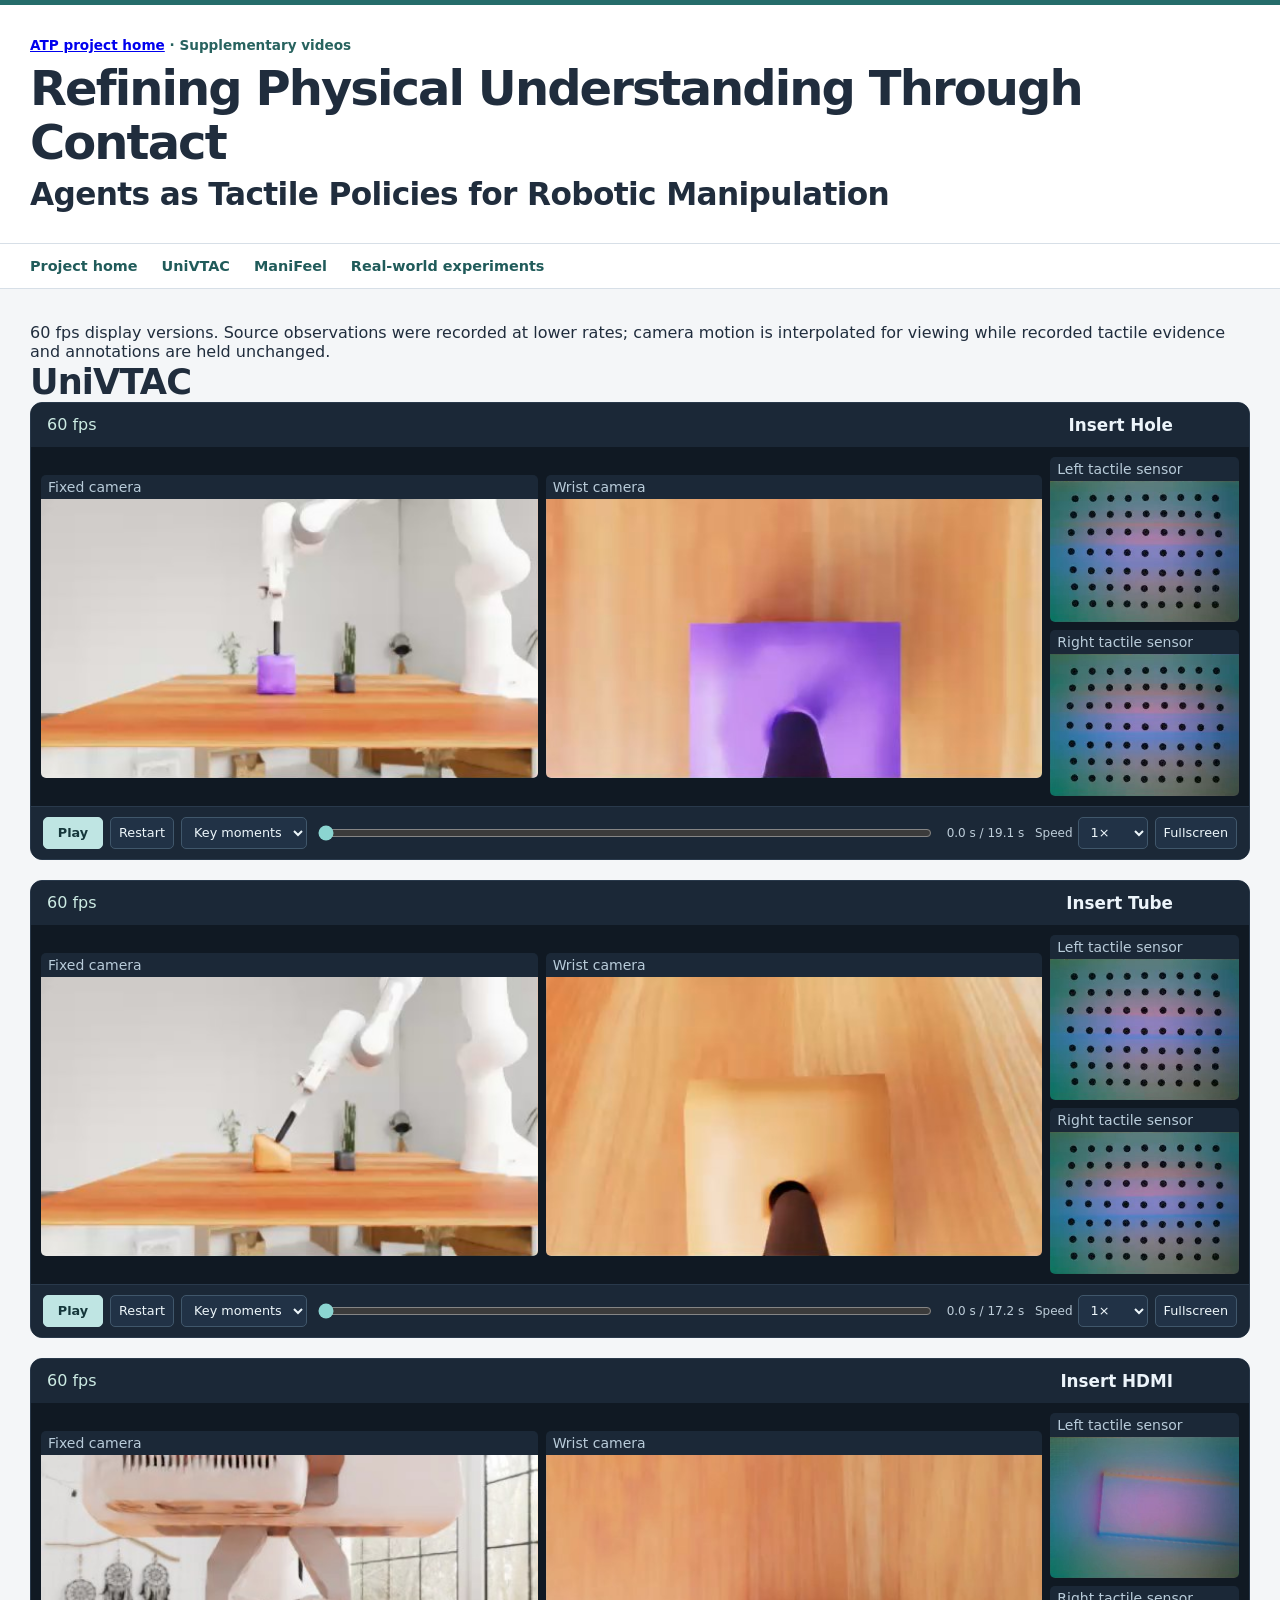
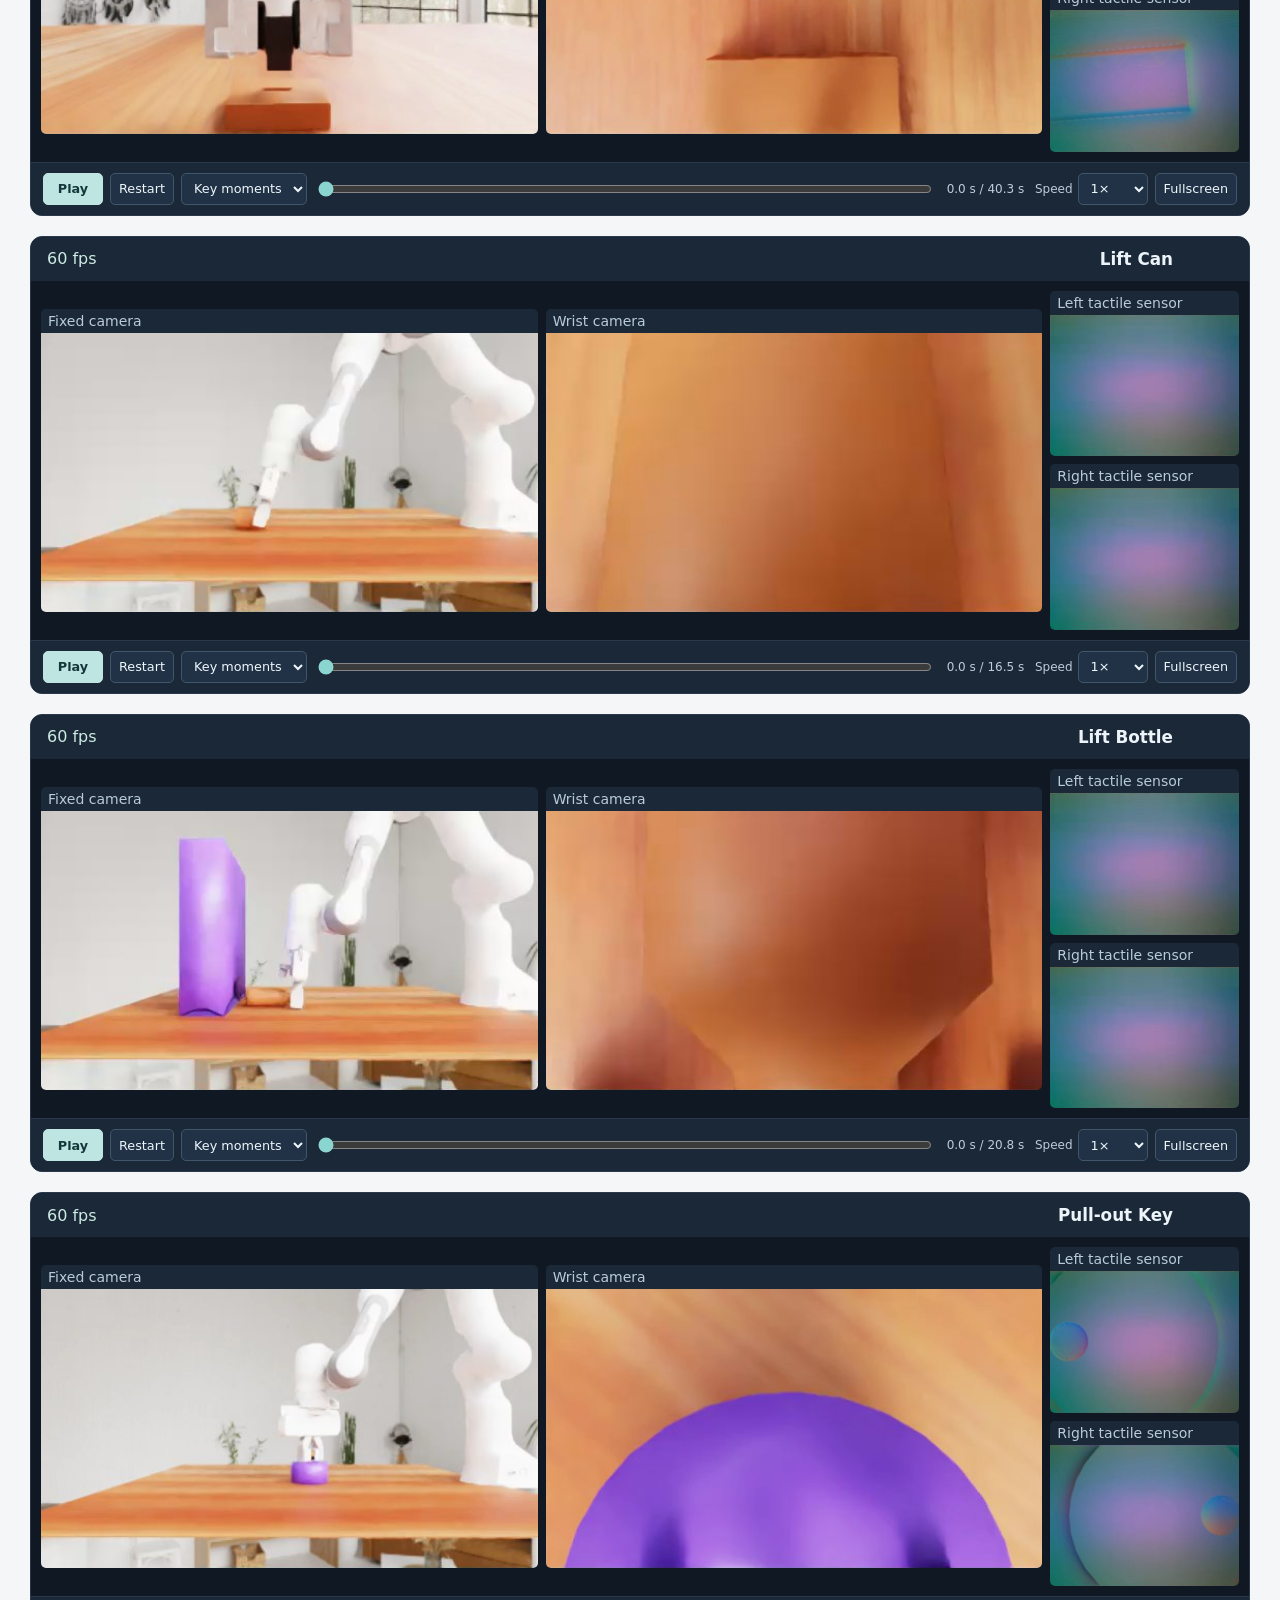
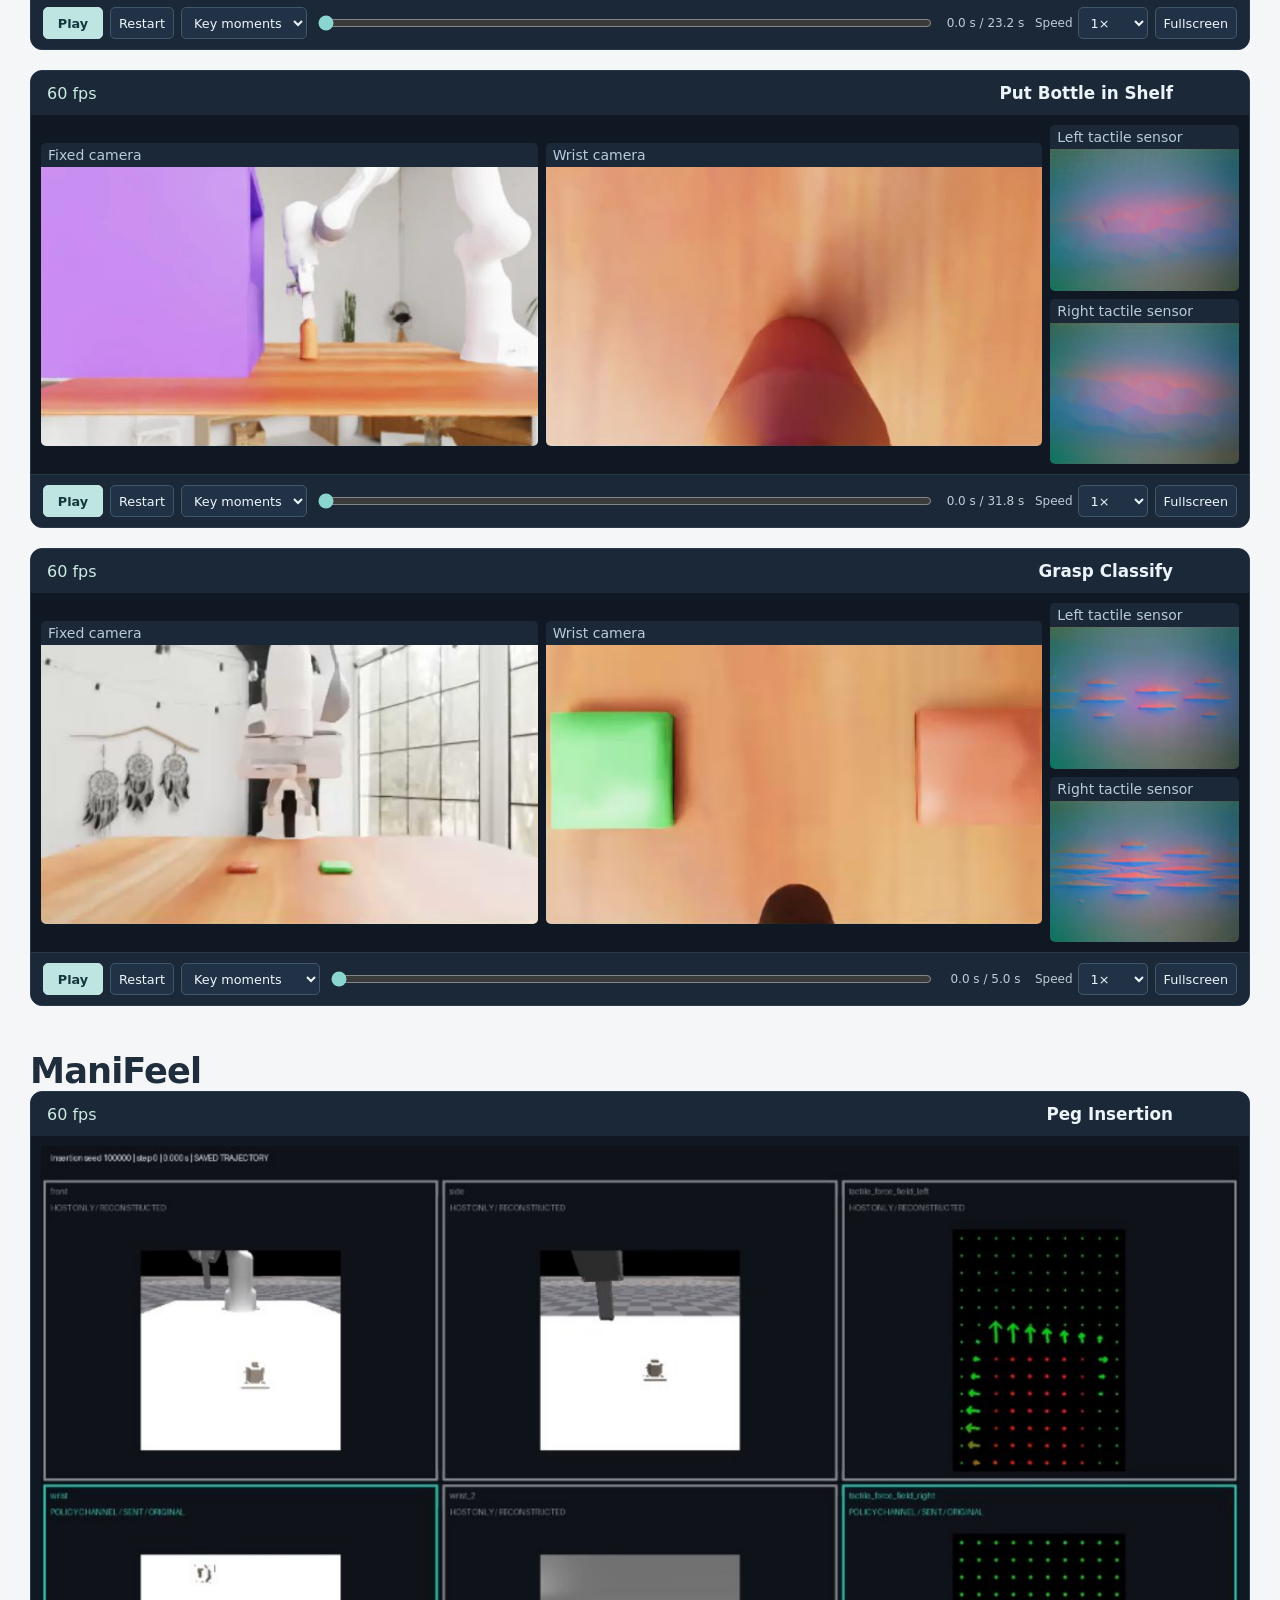
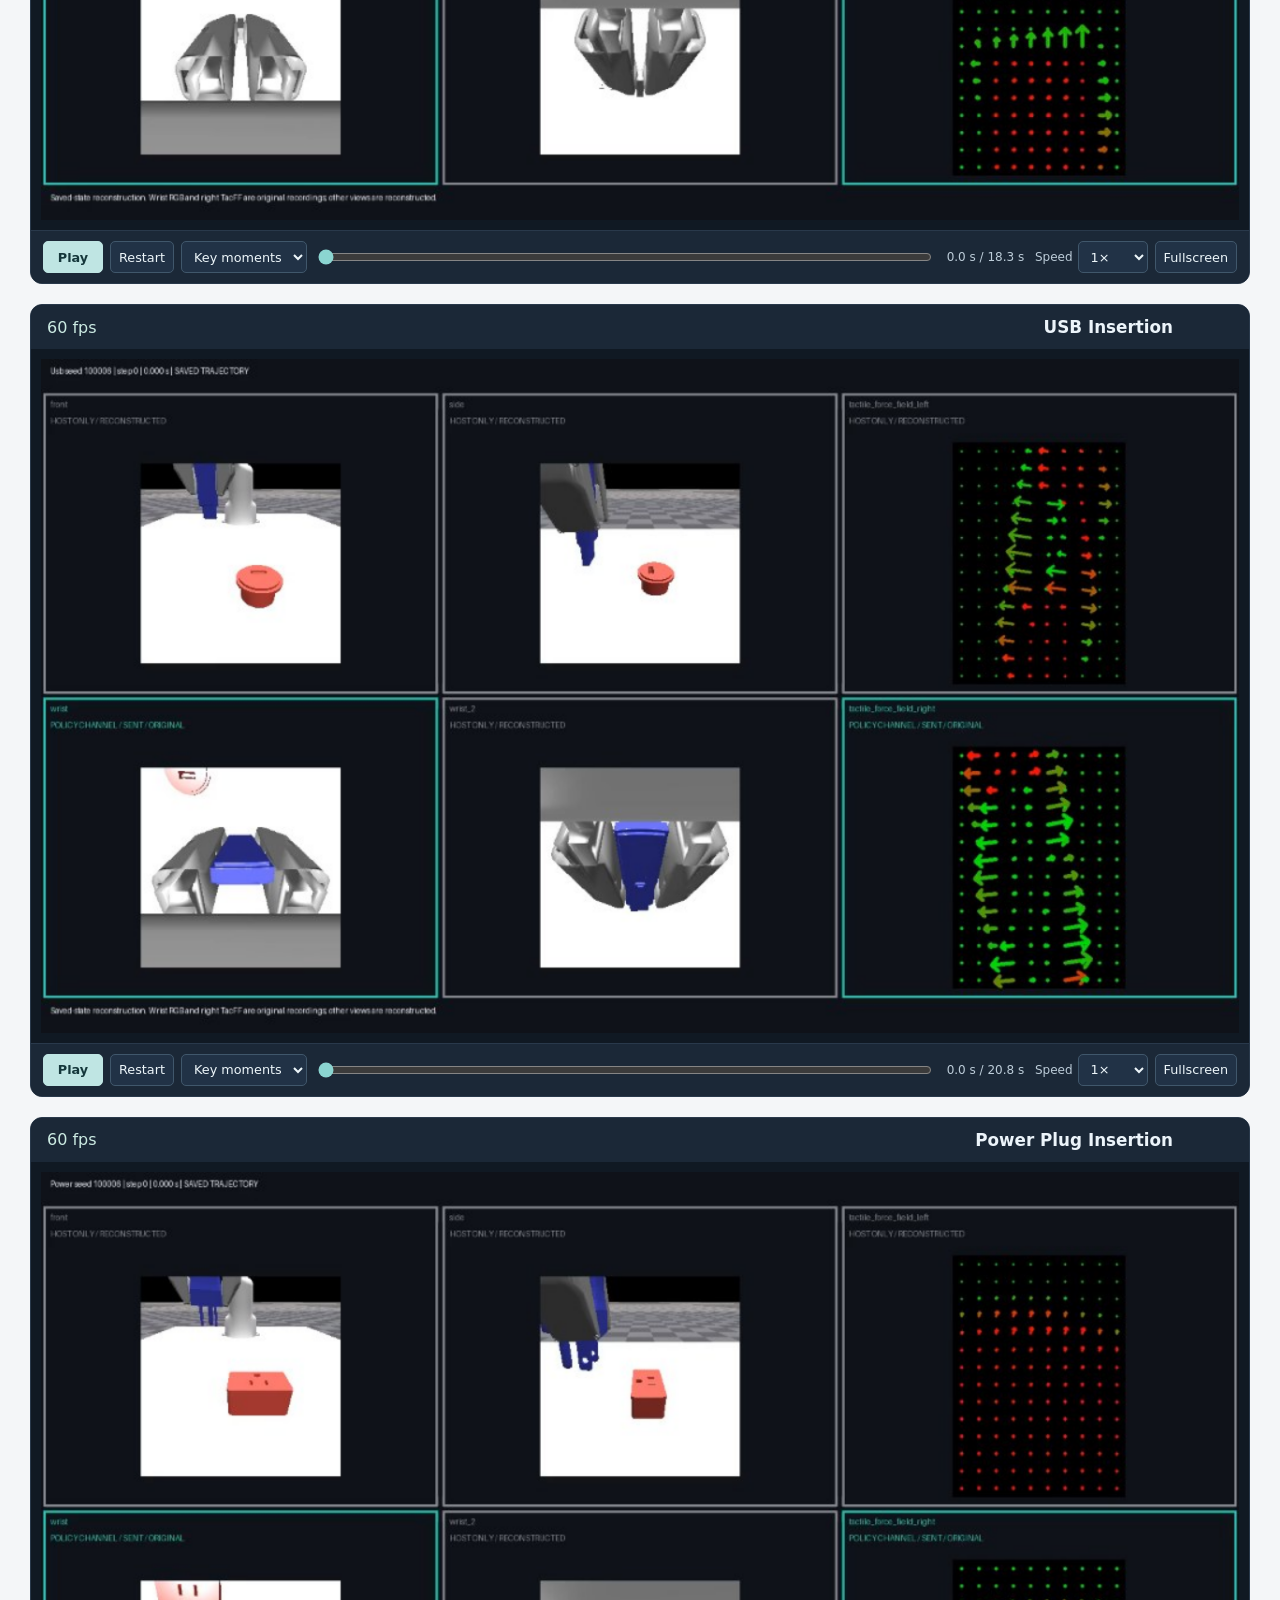
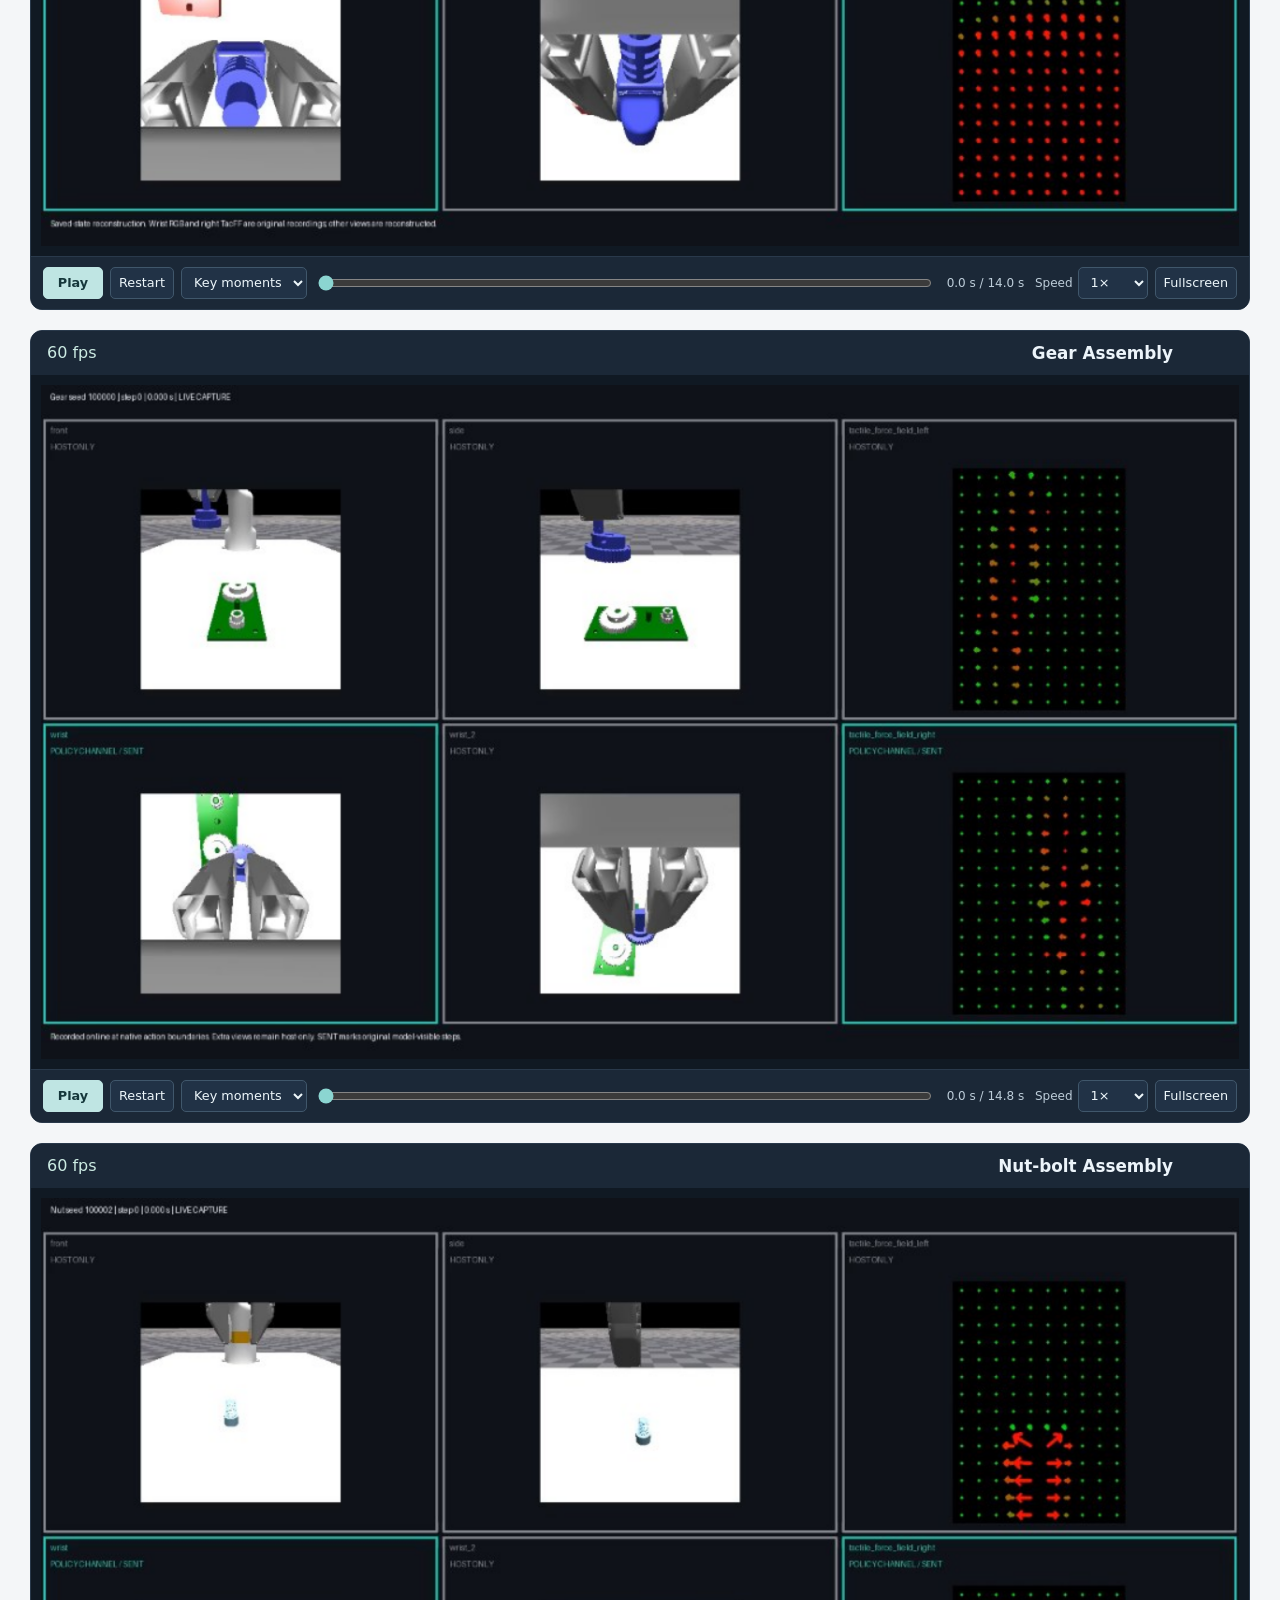
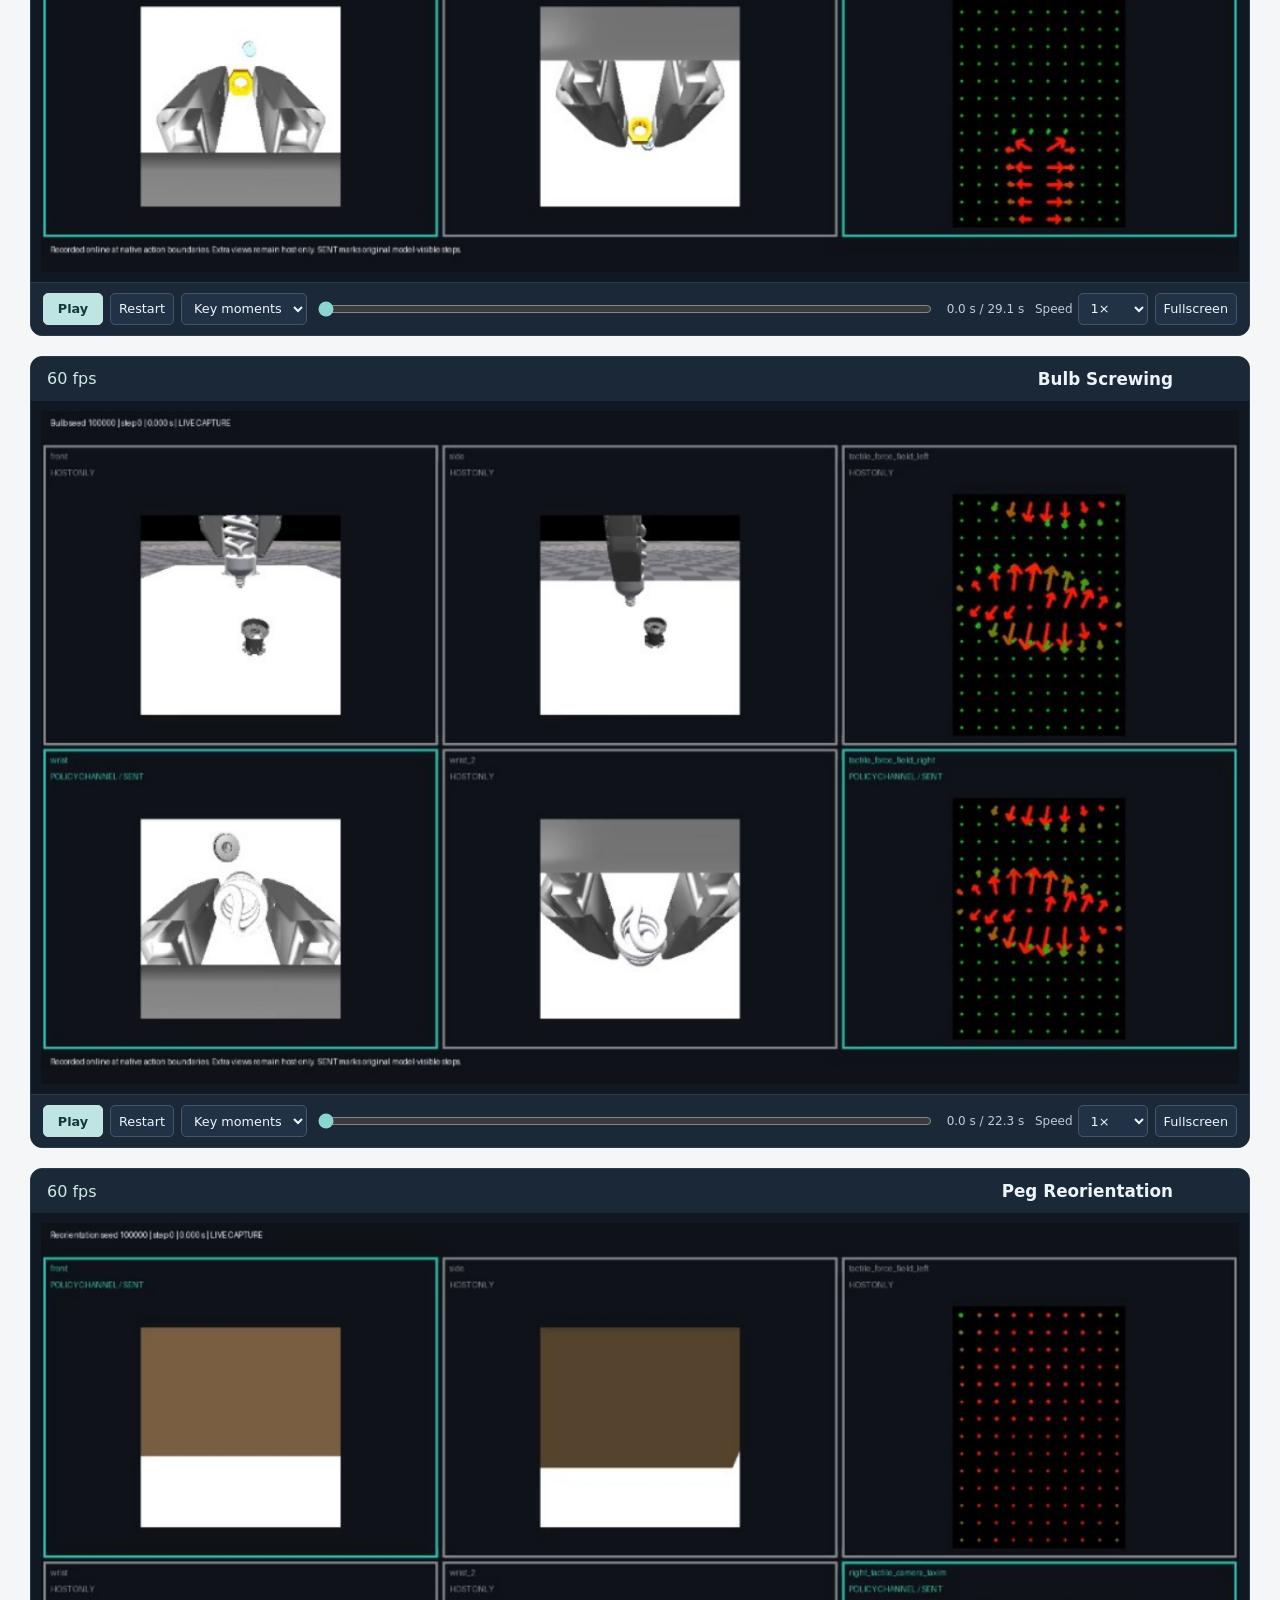
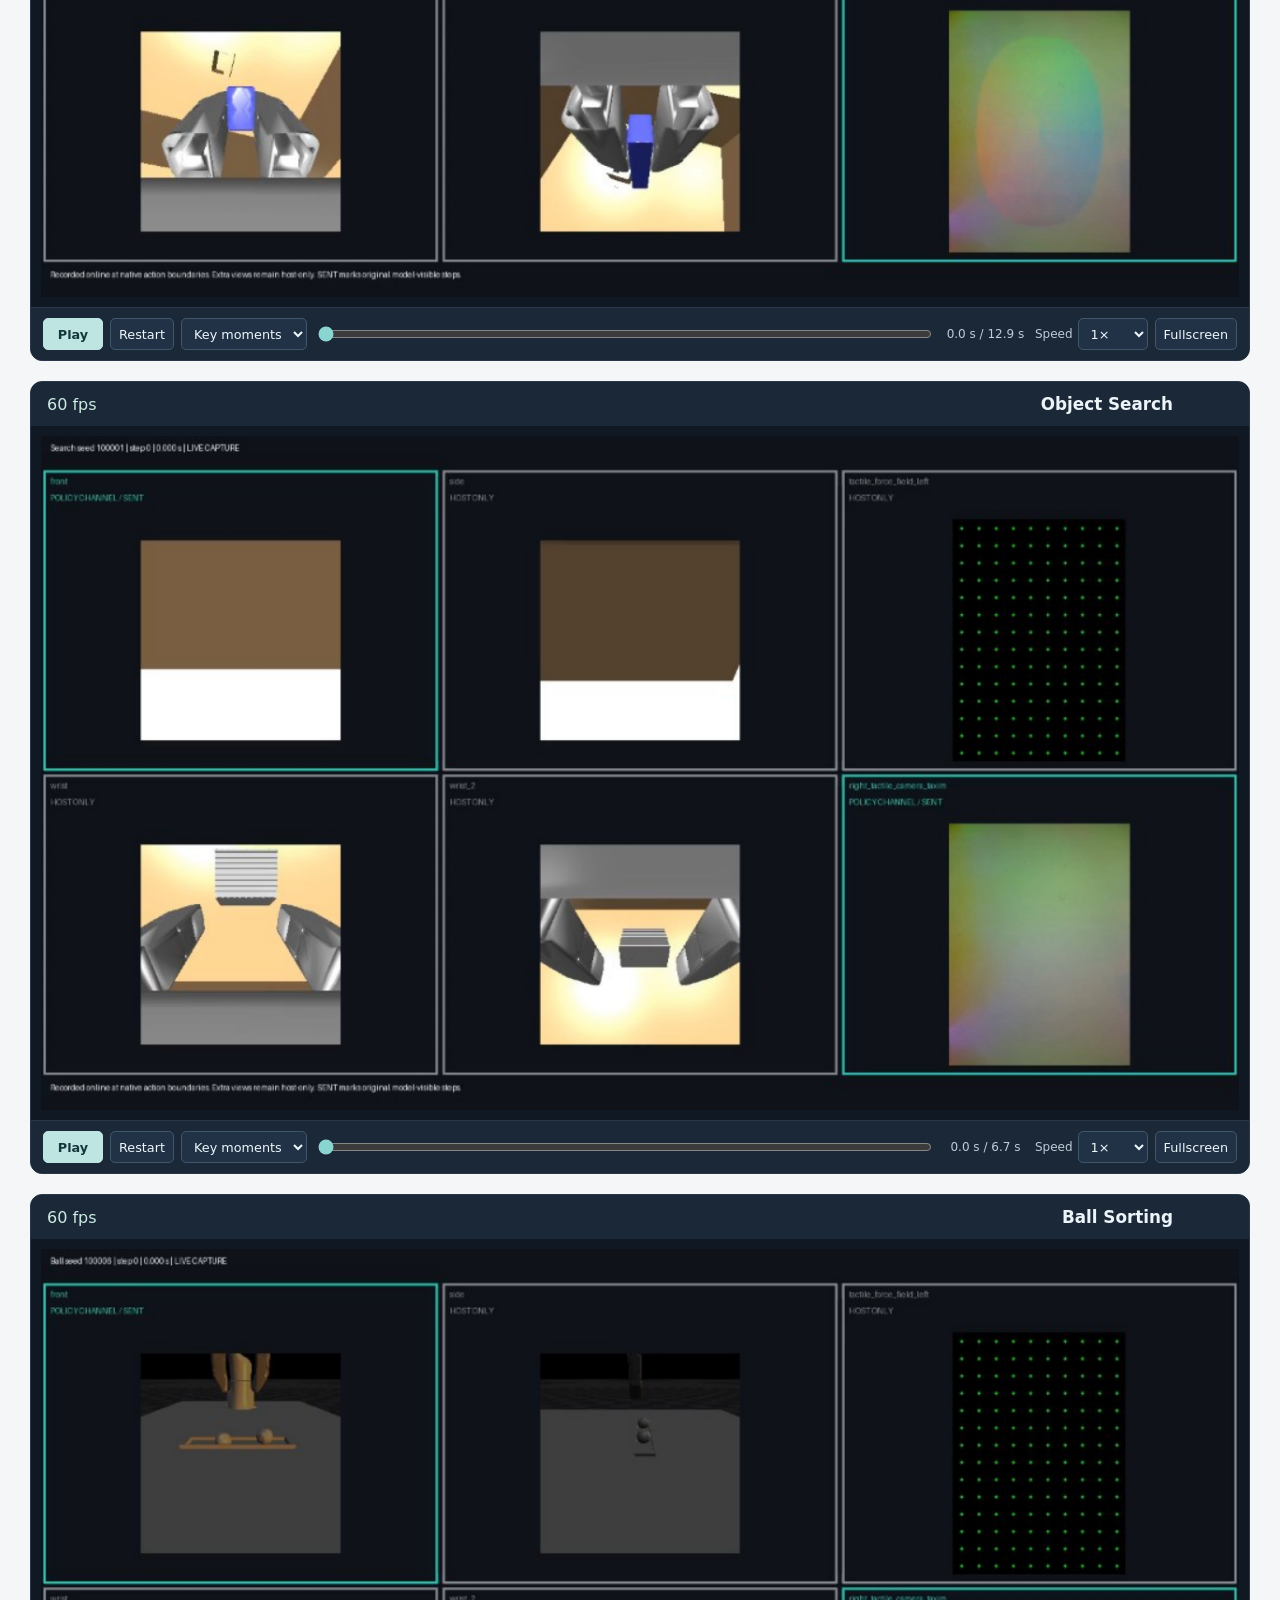
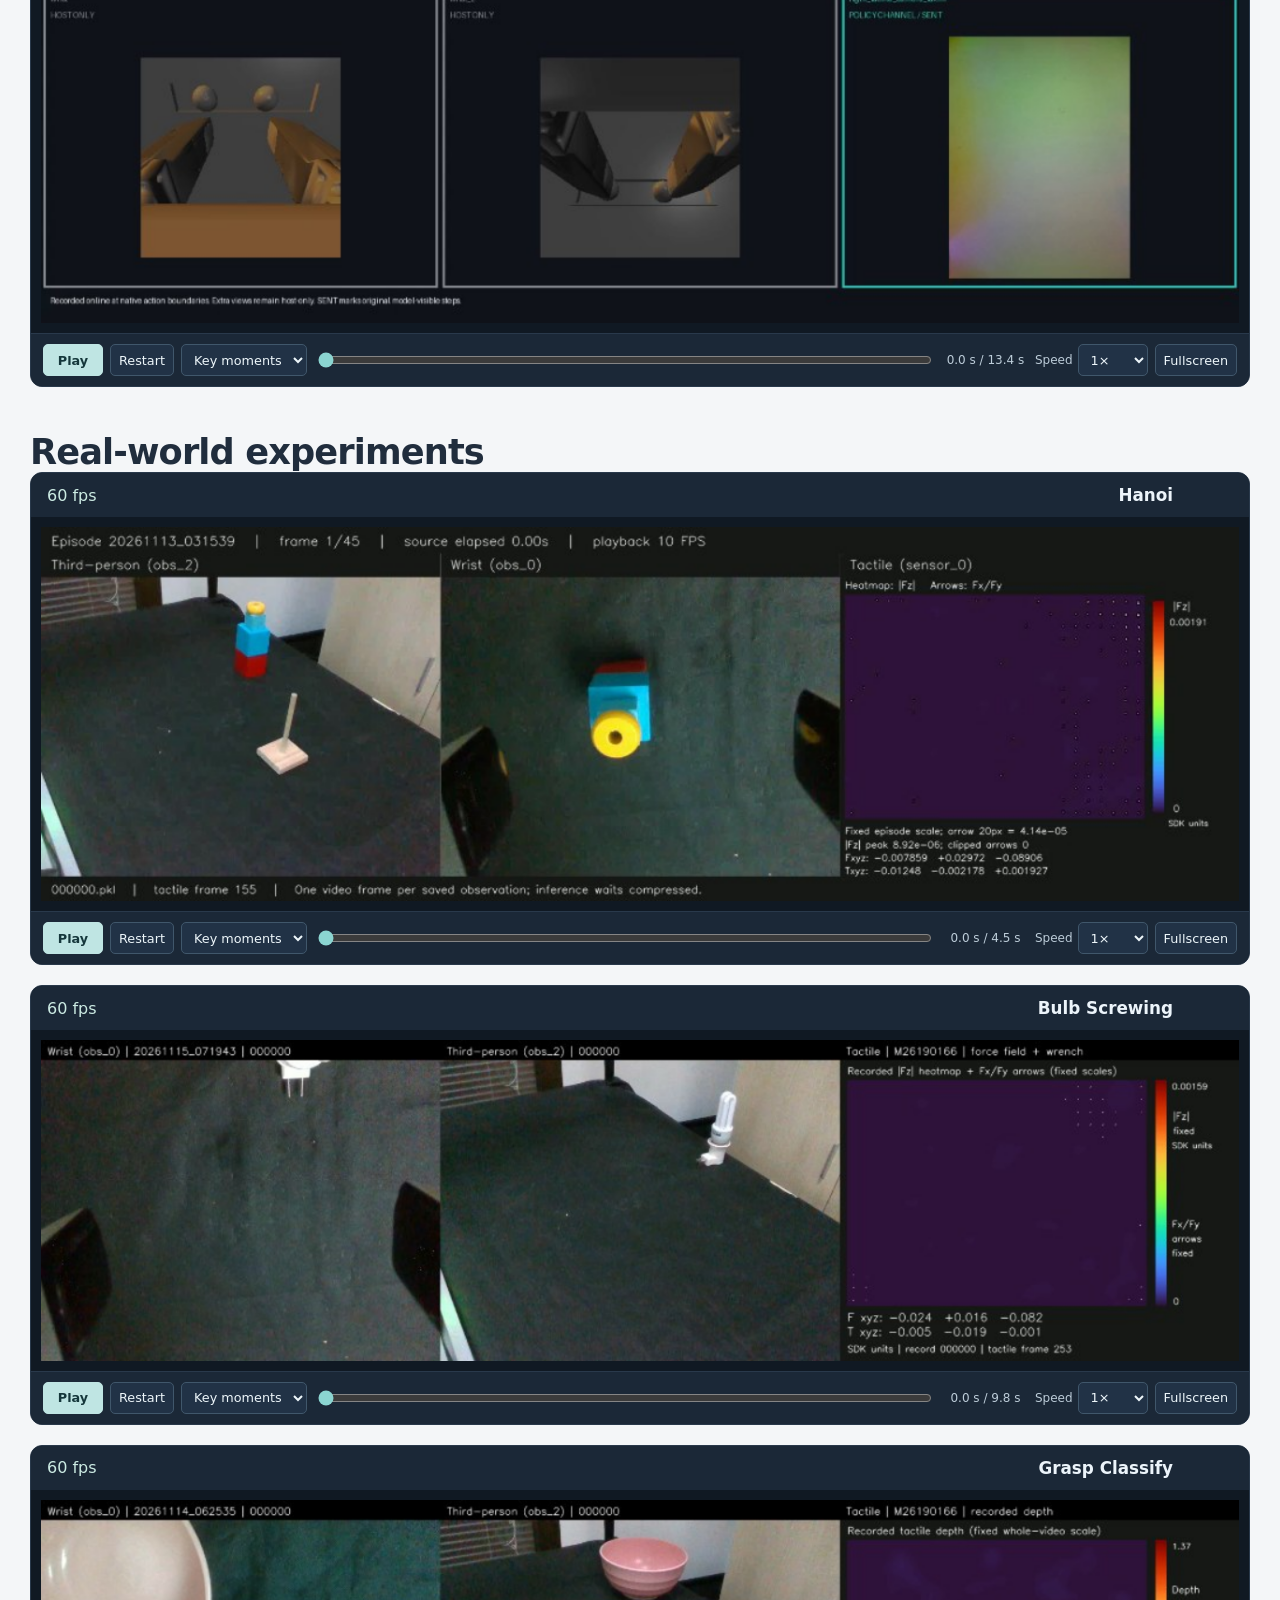
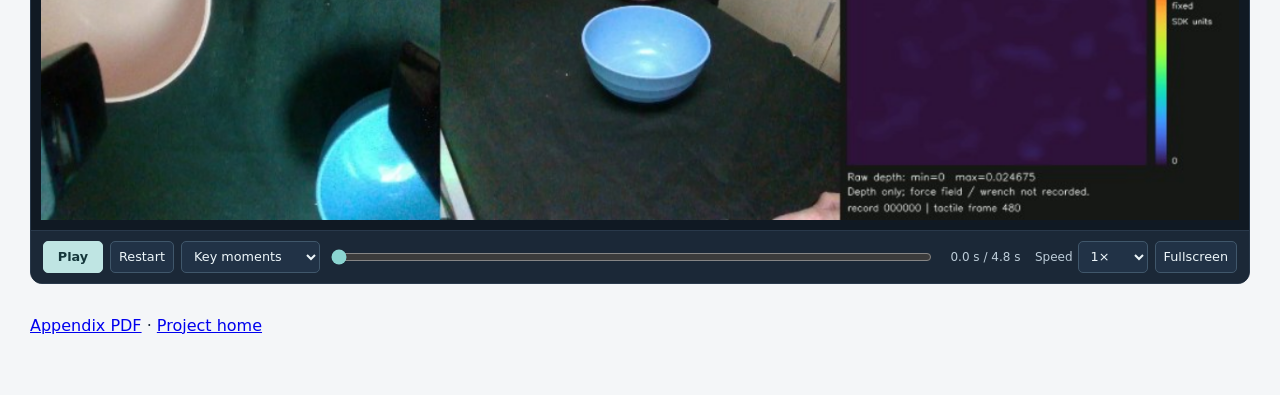
<file: gallery.html>
<!doctype html>
<html lang="en">
<meta charset="utf-8">
<meta name="viewport" content="width=device-width, initial-scale=1">
<meta http-equiv="Content-Security-Policy" content="default-src 'none'; script-src 'self'; style-src 'self' 'unsafe-inline'; img-src 'self' data:; media-src 'self' data:; base-uri 'none'; form-action 'none'">
<title>ATP Supplementary Videos — Refining Physical Understanding Through Contact: Agents as Tactile Policies for Robotic Manipulation</title>
<style>:root { font-family: system-ui, "Segoe UI", sans-serif; color: #202d3d; background: #f4f6f8; color-scheme: light; }
* { box-sizing: border-box; }
body { margin: 0; }
.shell { width: min(1220px, calc(100% - 56px)); margin: auto; }
.masthead { background: #fff; border-top: 5px solid #256c6a; }
.masthead .shell { padding: 32px 0 30px; }
.eyebrow { color: #28635f; font-size: .85rem; font-weight: 700; margin: 0 0 8px; }
h1, h2, h3, p { margin: 0; }
h1 { font-size: clamp(1.85rem, 4.4vw, 3rem); line-height: 1.13; letter-spacing: -.04em; }
h1 span { display: block; margin-top: 8px; font-size: .65em; letter-spacing: -.02em; }
nav { position: sticky; top: 0; z-index: 2; background: #fff; border-block: 1px solid #d7dfe7; }
nav .shell { display: flex; flex-wrap: wrap; gap: 6px 24px; padding-block: 10px; }
nav a { color: #205b5a; font-size: .9rem; padding-block: 4px; font-weight: 650; text-decoration: none; }
nav a:hover { text-decoration: underline; }
main { padding: 34px 0 60px; }
.benchmark { scroll-margin-top: 66px; }
.benchmark + .benchmark { margin-top: 44px; }
h2 { font-size: clamp(1.6rem, 3vw, 2.2rem); letter-spacing: -.025em; }
.viewer { margin-top: 16px; background: #101923; color: #ecf4fa; border: 1px solid #29394b; border-radius: 12px; overflow: hidden; color-scheme: dark; }
.viewer + .viewer { margin-top: 20px; }
.viewer-head { display: flex; justify-content: space-between; align-items: center; gap: 16px; padding: 12px 16px; background: #1b2837; }
.viewer-head h3 { font-size: 1.08rem; font-weight: 680; }
.body { display: grid; grid-template-columns: minmax(0, 1fr); }

.stage { display: grid; align-items: start; min-width: 0; padding: 12px; }
.complete video { display: block; width: 100%; height: auto; border-radius: 5px; background: #070d13; }
.complete video { max-width: 1080px; margin-inline: auto; }
.sensor-board { display: none; gap: 8px; grid-template-columns: minmax(0, 1fr) minmax(0, 1fr) minmax(100px, .38fr);
  grid-template-areas: "head wrist left" "head wrist right"; align-items: center; }
.ready.quad .sensor-board { display: grid; }
.ready.quad .source { position: absolute; width: 1px; height: 1px; clip-path: inset(50%); overflow: hidden; }
.tile { min-width: 0; margin: 0; background: #1b2837; border-radius: 5px; overflow: hidden; display: flex; flex-direction: column; }
.tile figcaption { color: #b8cbd9; font-size: .74rem; padding: 4px 7px; }
.tile canvas { display: block; width: 100%; height: 100%; min-height: 0; object-fit: contain; background: #0a111a; }
.tile.camera canvas { aspect-ratio: 16 / 9; }
.tile.tactile canvas { aspect-ratio: 4 / 3; }

.tile:nth-child(1) { grid-area: head; }
.tile:nth-child(2) { grid-area: left; }
.tile:nth-child(3) { grid-area: wrist; }
.tile:nth-child(4) { grid-area: right; }
.viewer:fullscreen { overflow: auto; background: #101923; }
.viewer:fullscreen .stage { align-self: center; }
.transport { display: none; }

.ready .transport { display: flex; align-items: center; flex-wrap: wrap; gap: 8px; border-top: 1px solid #29394b; padding: 10px 12px; background: #1b2837; }
button, select { cursor: pointer; font: inherit; font-size: .82rem; min-height: 32px; border: 1px solid #40576b; border-radius: 5px; background: #213246; color: #edf6fa; padding: 4px 8px; }
button:hover, select:hover { background: #2c425a; }
button:focus-visible, select:focus-visible, input:focus-visible, a:focus-visible { outline: 2px solid #6bd0d1; outline-offset: 2px; }
button.primary { background: #bfe5e3; border-color: #bfe5e3; color: #15373b; font-weight: 700; min-width: 66px; }
button.primary:hover { background: #dbf4f2; }
.transport input { flex: 1 1 132px; min-width: 80px; margin-inline: 4px; accent-color: #8bd5d1; }
.transport output { font-size: .77rem; color: #bdcdd9; min-width: 85px; font-variant-numeric: tabular-nums; text-align: center; }
.speed { display: flex; align-items: center; gap: 5px; font-size: .78rem; color: #bdcdd9; }
.warning { font-size: .82rem; color: #ffe7bd; margin-left: 4px; }
@media (max-width: 820px) {

  }
@media (max-width: 580px) {
  .shell { width: calc(100% - 24px); }
  nav .shell { gap: 4px 12px; }
  nav a { font-size: .79rem; }
  .viewer-head { padding: 9px 11px; }
  .stage { padding: 8px; }
  .sensor-board { grid-template-columns: repeat(2, minmax(0, 1fr)); grid-template-areas: "head wrist" "left right"; }
  .tile figcaption { font-size: .68rem; }
  .speed span { display: none; }
  .transport output { min-width: 68px; }
}</style><link rel="stylesheet" href="supplied-player.css?v=20261124-canvas">
<body>
<header class="masthead"><div class="shell">
<p class="eyebrow"><a href="index.html">ATP project home</a> · Supplementary videos</p>
<h1>Refining Physical Understanding Through Contact<span>Agents as Tactile Policies for Robotic Manipulation</span></h1>
</div></header>
<nav aria-label="Video sections"><div class="shell">
<a href="index.html">Project home</a><a href="#univtac">UniVTAC</a>
<a href="#manifeel">ManiFeel</a>
<a href="#real-world">Real-world experiments</a>
</div></nav>
<main class="shell"><p class="playback-note">60 fps display versions. Source observations were recorded at lower rates; camera motion is interpolated for viewing while recorded tactile evidence and annotations are held unchanged.</p>
<section class="benchmark" id="univtac" aria-labelledby="univtac-heading">
<h2 id="univtac-heading">UniVTAC</h2>
<article class="viewer supplied-player quad" aria-labelledby="home-task-1">
<header class="viewer-head"><span class="fps-badge">60 fps</span><h3 id="home-task-1">Insert Hole</h3></header>
<div class="body"><div class="stage"><div class="complete source"><video controls playsinline preload="none" aria-labelledby="home-task-1" width="960" height="570" poster="assets/images/supplementary/image-01.jpg"><source type="video/mp4" src="assets/videos/browser/benchmark-01.mp4">Your browser does not support HTML video.</video></div>
<div class="sensor-board"><figure class="tile camera"><figcaption>Fixed camera</figcaption><canvas width="480" height="270" data-crop="0,0,480,270" role="img" aria-label="Fixed camera"></canvas></figure>
<figure class="tile tactile"><figcaption>Left tactile sensor</figcaption><canvas width="320" height="240" data-crop="160,270,320,240" role="img" aria-label="Left tactile sensor"></canvas></figure>
<figure class="tile camera"><figcaption>Wrist camera</figcaption><canvas width="480" height="270" data-crop="480,0,480,270" role="img" aria-label="Wrist camera"></canvas></figure>
<figure class="tile tactile"><figcaption>Right tactile sensor</figcaption><canvas width="320" height="240" data-crop="480,270,320,240" role="img" aria-label="Right tactile sensor"></canvas></figure>
</div></div>
</div>
<div class="transport">
<button class="primary play" type="button">Play</button>
<button class="restart" type="button">Restart</button>
<select class="jump" aria-label="Jump to a key moment"><option value="">Key moments</option></select>
<input type="range" min="0" max="1" step="0.01" value="0" aria-label="Playback position">
<output>0.0 s</output>
<label class="speed"><span>Speed</span><select aria-label="Playback speed"><option value="0.5">0.5×</option><option value="1" selected>1×</option><option value="1.5">1.5×</option><option value="2">2×</option></select></label>
<button class="expand" type="button">Fullscreen</button>
<span class="warning" role="status" hidden></span></div><script type="application/json">{"duration":19.1,"moments":[]}</script></article>
<article class="viewer supplied-player quad" aria-labelledby="home-task-2">
<header class="viewer-head"><span class="fps-badge">60 fps</span><h3 id="home-task-2">Insert Tube</h3></header>
<div class="body"><div class="stage"><div class="complete source"><video controls playsinline preload="none" aria-labelledby="home-task-2" width="960" height="570" poster="assets/images/supplementary/image-02.jpg"><source type="video/mp4" src="assets/videos/browser/benchmark-02.mp4">Your browser does not support HTML video.</video></div>
<div class="sensor-board"><figure class="tile camera"><figcaption>Fixed camera</figcaption><canvas width="480" height="270" data-crop="0,0,480,270" role="img" aria-label="Fixed camera"></canvas></figure>
<figure class="tile tactile"><figcaption>Left tactile sensor</figcaption><canvas width="320" height="240" data-crop="160,270,320,240" role="img" aria-label="Left tactile sensor"></canvas></figure>
<figure class="tile camera"><figcaption>Wrist camera</figcaption><canvas width="480" height="270" data-crop="480,0,480,270" role="img" aria-label="Wrist camera"></canvas></figure>
<figure class="tile tactile"><figcaption>Right tactile sensor</figcaption><canvas width="320" height="240" data-crop="480,270,320,240" role="img" aria-label="Right tactile sensor"></canvas></figure>
</div></div>
</div>
<div class="transport">
<button class="primary play" type="button">Play</button>
<button class="restart" type="button">Restart</button>
<select class="jump" aria-label="Jump to a key moment"><option value="">Key moments</option></select>
<input type="range" min="0" max="1" step="0.01" value="0" aria-label="Playback position">
<output>0.0 s</output>
<label class="speed"><span>Speed</span><select aria-label="Playback speed"><option value="0.5">0.5×</option><option value="1" selected>1×</option><option value="1.5">1.5×</option><option value="2">2×</option></select></label>
<button class="expand" type="button">Fullscreen</button>
<span class="warning" role="status" hidden></span></div><script type="application/json">{"duration":17.2,"moments":[]}</script></article>
<article class="viewer supplied-player quad" aria-labelledby="home-task-3">
<header class="viewer-head"><span class="fps-badge">60 fps</span><h3 id="home-task-3">Insert HDMI</h3></header>
<div class="body"><div class="stage"><div class="complete source"><video controls playsinline preload="none" aria-labelledby="home-task-3" width="960" height="570" poster="assets/images/supplementary/image-03.jpg"><source type="video/mp4" src="assets/videos/browser/benchmark-03.mp4">Your browser does not support HTML video.</video></div>
<div class="sensor-board"><figure class="tile camera"><figcaption>Fixed camera</figcaption><canvas width="480" height="270" data-crop="0,0,480,270" role="img" aria-label="Fixed camera"></canvas></figure>
<figure class="tile tactile"><figcaption>Left tactile sensor</figcaption><canvas width="320" height="240" data-crop="160,270,320,240" role="img" aria-label="Left tactile sensor"></canvas></figure>
<figure class="tile camera"><figcaption>Wrist camera</figcaption><canvas width="480" height="270" data-crop="480,0,480,270" role="img" aria-label="Wrist camera"></canvas></figure>
<figure class="tile tactile"><figcaption>Right tactile sensor</figcaption><canvas width="320" height="240" data-crop="480,270,320,240" role="img" aria-label="Right tactile sensor"></canvas></figure>
</div></div>
</div>
<div class="transport">
<button class="primary play" type="button">Play</button>
<button class="restart" type="button">Restart</button>
<select class="jump" aria-label="Jump to a key moment"><option value="">Key moments</option></select>
<input type="range" min="0" max="1" step="0.01" value="0" aria-label="Playback position">
<output>0.0 s</output>
<label class="speed"><span>Speed</span><select aria-label="Playback speed"><option value="0.5">0.5×</option><option value="1" selected>1×</option><option value="1.5">1.5×</option><option value="2">2×</option></select></label>
<button class="expand" type="button">Fullscreen</button>
<span class="warning" role="status" hidden></span></div><script type="application/json">{"duration":40.300000000000004,"moments":[]}</script></article>
<article class="viewer supplied-player quad" aria-labelledby="home-task-4">
<header class="viewer-head"><span class="fps-badge">60 fps</span><h3 id="home-task-4">Lift Can</h3></header>
<div class="body"><div class="stage"><div class="complete source"><video controls playsinline preload="none" aria-labelledby="home-task-4" width="960" height="570" poster="assets/images/supplementary/image-04.jpg"><source type="video/mp4" src="assets/videos/browser/benchmark-04.mp4">Your browser does not support HTML video.</video></div>
<div class="sensor-board"><figure class="tile camera"><figcaption>Fixed camera</figcaption><canvas width="480" height="270" data-crop="0,0,480,270" role="img" aria-label="Fixed camera"></canvas></figure>
<figure class="tile tactile"><figcaption>Left tactile sensor</figcaption><canvas width="320" height="240" data-crop="160,270,320,240" role="img" aria-label="Left tactile sensor"></canvas></figure>
<figure class="tile camera"><figcaption>Wrist camera</figcaption><canvas width="480" height="270" data-crop="480,0,480,270" role="img" aria-label="Wrist camera"></canvas></figure>
<figure class="tile tactile"><figcaption>Right tactile sensor</figcaption><canvas width="320" height="240" data-crop="480,270,320,240" role="img" aria-label="Right tactile sensor"></canvas></figure>
</div></div>
</div>
<div class="transport">
<button class="primary play" type="button">Play</button>
<button class="restart" type="button">Restart</button>
<select class="jump" aria-label="Jump to a key moment"><option value="">Key moments</option></select>
<input type="range" min="0" max="1" step="0.01" value="0" aria-label="Playback position">
<output>0.0 s</output>
<label class="speed"><span>Speed</span><select aria-label="Playback speed"><option value="0.5">0.5×</option><option value="1" selected>1×</option><option value="1.5">1.5×</option><option value="2">2×</option></select></label>
<button class="expand" type="button">Fullscreen</button>
<span class="warning" role="status" hidden></span></div><script type="application/json">{"duration":16.5,"moments":[]}</script></article>
<article class="viewer supplied-player quad" aria-labelledby="home-task-5">
<header class="viewer-head"><span class="fps-badge">60 fps</span><h3 id="home-task-5">Lift Bottle</h3></header>
<div class="body"><div class="stage"><div class="complete source"><video controls playsinline preload="none" aria-labelledby="home-task-5" width="960" height="570" poster="assets/images/supplementary/image-05.jpg"><source type="video/mp4" src="assets/videos/browser/benchmark-05.mp4">Your browser does not support HTML video.</video></div>
<div class="sensor-board"><figure class="tile camera"><figcaption>Fixed camera</figcaption><canvas width="480" height="270" data-crop="0,0,480,270" role="img" aria-label="Fixed camera"></canvas></figure>
<figure class="tile tactile"><figcaption>Left tactile sensor</figcaption><canvas width="320" height="240" data-crop="160,270,320,240" role="img" aria-label="Left tactile sensor"></canvas></figure>
<figure class="tile camera"><figcaption>Wrist camera</figcaption><canvas width="480" height="270" data-crop="480,0,480,270" role="img" aria-label="Wrist camera"></canvas></figure>
<figure class="tile tactile"><figcaption>Right tactile sensor</figcaption><canvas width="320" height="240" data-crop="480,270,320,240" role="img" aria-label="Right tactile sensor"></canvas></figure>
</div></div>
</div>
<div class="transport">
<button class="primary play" type="button">Play</button>
<button class="restart" type="button">Restart</button>
<select class="jump" aria-label="Jump to a key moment"><option value="">Key moments</option></select>
<input type="range" min="0" max="1" step="0.01" value="0" aria-label="Playback position">
<output>0.0 s</output>
<label class="speed"><span>Speed</span><select aria-label="Playback speed"><option value="0.5">0.5×</option><option value="1" selected>1×</option><option value="1.5">1.5×</option><option value="2">2×</option></select></label>
<button class="expand" type="button">Fullscreen</button>
<span class="warning" role="status" hidden></span></div><script type="application/json">{"duration":20.8,"moments":[]}</script></article>
<article class="viewer supplied-player quad" aria-labelledby="home-task-6">
<header class="viewer-head"><span class="fps-badge">60 fps</span><h3 id="home-task-6">Pull-out Key</h3></header>
<div class="body"><div class="stage"><div class="complete source"><video controls playsinline preload="none" aria-labelledby="home-task-6" width="960" height="570" poster="assets/images/supplementary/image-06.jpg"><source type="video/mp4" src="assets/videos/browser/benchmark-06.mp4">Your browser does not support HTML video.</video></div>
<div class="sensor-board"><figure class="tile camera"><figcaption>Fixed camera</figcaption><canvas width="480" height="270" data-crop="0,0,480,270" role="img" aria-label="Fixed camera"></canvas></figure>
<figure class="tile tactile"><figcaption>Left tactile sensor</figcaption><canvas width="320" height="240" data-crop="160,270,320,240" role="img" aria-label="Left tactile sensor"></canvas></figure>
<figure class="tile camera"><figcaption>Wrist camera</figcaption><canvas width="480" height="270" data-crop="480,0,480,270" role="img" aria-label="Wrist camera"></canvas></figure>
<figure class="tile tactile"><figcaption>Right tactile sensor</figcaption><canvas width="320" height="240" data-crop="480,270,320,240" role="img" aria-label="Right tactile sensor"></canvas></figure>
</div></div>
</div>
<div class="transport">
<button class="primary play" type="button">Play</button>
<button class="restart" type="button">Restart</button>
<select class="jump" aria-label="Jump to a key moment"><option value="">Key moments</option></select>
<input type="range" min="0" max="1" step="0.01" value="0" aria-label="Playback position">
<output>0.0 s</output>
<label class="speed"><span>Speed</span><select aria-label="Playback speed"><option value="0.5">0.5×</option><option value="1" selected>1×</option><option value="1.5">1.5×</option><option value="2">2×</option></select></label>
<button class="expand" type="button">Fullscreen</button>
<span class="warning" role="status" hidden></span></div><script type="application/json">{"duration":23.200000000000003,"moments":[]}</script></article>
<article class="viewer supplied-player quad" aria-labelledby="home-task-7">
<header class="viewer-head"><span class="fps-badge">60 fps</span><h3 id="home-task-7">Put Bottle in Shelf</h3></header>
<div class="body"><div class="stage"><div class="complete source"><video controls playsinline preload="none" aria-labelledby="home-task-7" width="960" height="570" poster="assets/images/supplementary/image-07.jpg"><source type="video/mp4" src="assets/videos/browser/benchmark-07.mp4">Your browser does not support HTML video.</video></div>
<div class="sensor-board"><figure class="tile camera"><figcaption>Fixed camera</figcaption><canvas width="480" height="270" data-crop="0,0,480,270" role="img" aria-label="Fixed camera"></canvas></figure>
<figure class="tile tactile"><figcaption>Left tactile sensor</figcaption><canvas width="320" height="240" data-crop="160,270,320,240" role="img" aria-label="Left tactile sensor"></canvas></figure>
<figure class="tile camera"><figcaption>Wrist camera</figcaption><canvas width="480" height="270" data-crop="480,0,480,270" role="img" aria-label="Wrist camera"></canvas></figure>
<figure class="tile tactile"><figcaption>Right tactile sensor</figcaption><canvas width="320" height="240" data-crop="480,270,320,240" role="img" aria-label="Right tactile sensor"></canvas></figure>
</div></div>
</div>
<div class="transport">
<button class="primary play" type="button">Play</button>
<button class="restart" type="button">Restart</button>
<select class="jump" aria-label="Jump to a key moment"><option value="">Key moments</option></select>
<input type="range" min="0" max="1" step="0.01" value="0" aria-label="Playback position">
<output>0.0 s</output>
<label class="speed"><span>Speed</span><select aria-label="Playback speed"><option value="0.5">0.5×</option><option value="1" selected>1×</option><option value="1.5">1.5×</option><option value="2">2×</option></select></label>
<button class="expand" type="button">Fullscreen</button>
<span class="warning" role="status" hidden></span></div><script type="application/json">{"duration":31.8,"moments":[]}</script></article>
<article class="viewer supplied-player quad" aria-labelledby="home-task-8">
<header class="viewer-head"><span class="fps-badge">60 fps</span><h3 id="home-task-8">Grasp Classify</h3></header>
<div class="body"><div class="stage"><div class="complete source"><video controls playsinline preload="none" aria-labelledby="home-task-8" width="960" height="570" poster="assets/images/supplementary/image-08.jpg"><source type="video/mp4" src="assets/videos/browser/benchmark-08.mp4">Your browser does not support HTML video.</video></div>
<div class="sensor-board"><figure class="tile camera"><figcaption>Fixed camera</figcaption><canvas width="480" height="270" data-crop="0,0,480,270" role="img" aria-label="Fixed camera"></canvas></figure>
<figure class="tile tactile"><figcaption>Left tactile sensor</figcaption><canvas width="320" height="240" data-crop="160,270,320,240" role="img" aria-label="Left tactile sensor"></canvas></figure>
<figure class="tile camera"><figcaption>Wrist camera</figcaption><canvas width="480" height="270" data-crop="480,0,480,270" role="img" aria-label="Wrist camera"></canvas></figure>
<figure class="tile tactile"><figcaption>Right tactile sensor</figcaption><canvas width="320" height="240" data-crop="480,270,320,240" role="img" aria-label="Right tactile sensor"></canvas></figure>
</div></div>
</div>
<div class="transport">
<button class="primary play" type="button">Play</button>
<button class="restart" type="button">Restart</button>
<select class="jump" aria-label="Jump to a key moment"><option value="">Key moments</option></select>
<input type="range" min="0" max="1" step="0.01" value="0" aria-label="Playback position">
<output>0.0 s</output>
<label class="speed"><span>Speed</span><select aria-label="Playback speed"><option value="0.5">0.5×</option><option value="1" selected>1×</option><option value="1.5">1.5×</option><option value="2">2×</option></select></label>
<button class="expand" type="button">Fullscreen</button>
<span class="warning" role="status" hidden></span></div><script type="application/json">{"duration":5.0,"moments":[["Rough surface",0,2.6],["Smooth surface",2.6,5.0]]}</script></article>
</section>
<section class="benchmark" id="manifeel" aria-labelledby="manifeel-heading">
<h2 id="manifeel-heading">ManiFeel</h2>
<article class="viewer supplied-player full-canvas-player" aria-labelledby="home-task-9">
<header class="viewer-head"><span class="fps-badge">60 fps</span><h3 id="home-task-9">Peg Insertion</h3></header>
<div class="body"><div class="stage"><div class="complete source"><video controls playsinline preload="none" aria-labelledby="home-task-9" width="1536" height="864" poster="assets/images/supplementary/image-09.jpg"><source type="video/mp4" src="assets/videos/browser/benchmark-09.mp4">Your browser does not support HTML video.</video></div><div class="sensor-board full-frame-board"><canvas width="1280" height="720" data-crop="0,0,960,570" role="img" aria-label="Recorded execution video"></canvas></div>
</div>
</div>
<div class="transport">
<button class="primary play" type="button">Play</button>
<button class="restart" type="button">Restart</button>
<select class="jump" aria-label="Jump to a key moment"><option value="">Key moments</option></select>
<input type="range" min="0" max="1" step="0.01" value="0" aria-label="Playback position">
<output>0.0 s</output>
<label class="speed"><span>Speed</span><select aria-label="Playback speed"><option value="0.5">0.5×</option><option value="1" selected>1×</option><option value="1.5">1.5×</option><option value="2">2×</option></select></label>
<button class="expand" type="button">Fullscreen</button>
<span class="warning" role="status" hidden></span></div><script type="application/json">{"duration":18.3337,"moments":[]}</script></article>
<article class="viewer supplied-player full-canvas-player" aria-labelledby="home-task-10">
<header class="viewer-head"><span class="fps-badge">60 fps</span><h3 id="home-task-10">USB Insertion</h3></header>
<div class="body"><div class="stage"><div class="complete source"><video controls playsinline preload="none" aria-labelledby="home-task-10" width="1536" height="864" poster="assets/images/supplementary/image-10.jpg"><source type="video/mp4" src="assets/videos/browser/benchmark-10.mp4">Your browser does not support HTML video.</video></div><div class="sensor-board full-frame-board"><canvas width="1280" height="720" data-crop="0,0,960,570" role="img" aria-label="Recorded execution video"></canvas></div>
</div>
</div>
<div class="transport">
<button class="primary play" type="button">Play</button>
<button class="restart" type="button">Restart</button>
<select class="jump" aria-label="Jump to a key moment"><option value="">Key moments</option></select>
<input type="range" min="0" max="1" step="0.01" value="0" aria-label="Playback position">
<output>0.0 s</output>
<label class="speed"><span>Speed</span><select aria-label="Playback speed"><option value="0.5">0.5×</option><option value="1" selected>1×</option><option value="1.5">1.5×</option><option value="2">2×</option></select></label>
<button class="expand" type="button">Fullscreen</button>
<span class="warning" role="status" hidden></span></div><script type="application/json">{"duration":20.800416000000002,"moments":[]}</script></article>
<article class="viewer supplied-player full-canvas-player" aria-labelledby="home-task-11">
<header class="viewer-head"><span class="fps-badge">60 fps</span><h3 id="home-task-11">Power Plug Insertion</h3></header>
<div class="body"><div class="stage"><div class="complete source"><video controls playsinline preload="none" aria-labelledby="home-task-11" width="1536" height="864" poster="assets/images/supplementary/image-11.jpg"><source type="video/mp4" src="assets/videos/browser/benchmark-11.mp4">Your browser does not support HTML video.</video></div><div class="sensor-board full-frame-board"><canvas width="1280" height="720" data-crop="0,0,960,570" role="img" aria-label="Recorded execution video"></canvas></div>
</div>
</div>
<div class="transport">
<button class="primary play" type="button">Play</button>
<button class="restart" type="button">Restart</button>
<select class="jump" aria-label="Jump to a key moment"><option value="">Key moments</option></select>
<input type="range" min="0" max="1" step="0.01" value="0" aria-label="Playback position">
<output>0.0 s</output>
<label class="speed"><span>Speed</span><select aria-label="Playback speed"><option value="0.5">0.5×</option><option value="1" selected>1×</option><option value="1.5">1.5×</option><option value="2">2×</option></select></label>
<button class="expand" type="button">Fullscreen</button>
<span class="warning" role="status" hidden></span></div><script type="application/json">{"duration":14.000280000000002,"moments":[]}</script></article>
<article class="viewer supplied-player full-canvas-player" aria-labelledby="home-task-12">
<header class="viewer-head"><span class="fps-badge">60 fps</span><h3 id="home-task-12">Gear Assembly</h3></header>
<div class="body"><div class="stage"><div class="complete source"><video controls playsinline preload="none" aria-labelledby="home-task-12" width="1536" height="864" poster="assets/images/supplementary/image-12.jpg"><source type="video/mp4" src="assets/videos/browser/benchmark-12.mp4">Your browser does not support HTML video.</video></div><div class="sensor-board full-frame-board"><canvas width="1280" height="720" data-crop="0,0,960,570" role="img" aria-label="Recorded execution video"></canvas></div>
</div>
</div>
<div class="transport">
<button class="primary play" type="button">Play</button>
<button class="restart" type="button">Restart</button>
<select class="jump" aria-label="Jump to a key moment"><option value="">Key moments</option></select>
<input type="range" min="0" max="1" step="0.01" value="0" aria-label="Playback position">
<output>0.0 s</output>
<label class="speed"><span>Speed</span><select aria-label="Playback speed"><option value="0.5">0.5×</option><option value="1" selected>1×</option><option value="1.5">1.5×</option><option value="2">2×</option></select></label>
<button class="expand" type="button">Fullscreen</button>
<span class="warning" role="status" hidden></span></div><script type="application/json">{"duration":14.800296000000001,"moments":[]}</script></article>
<article class="viewer supplied-player full-canvas-player" aria-labelledby="home-task-13">
<header class="viewer-head"><span class="fps-badge">60 fps</span><h3 id="home-task-13">Nut-bolt Assembly</h3></header>
<div class="body"><div class="stage"><div class="complete source"><video controls playsinline preload="none" aria-labelledby="home-task-13" width="1536" height="864" poster="assets/images/supplementary/image-13.jpg"><source type="video/mp4" src="assets/videos/browser/benchmark-13.mp4">Your browser does not support HTML video.</video></div><div class="sensor-board full-frame-board"><canvas width="1280" height="720" data-crop="0,0,960,570" role="img" aria-label="Recorded execution video"></canvas></div>
</div>
</div>
<div class="transport">
<button class="primary play" type="button">Play</button>
<button class="restart" type="button">Restart</button>
<select class="jump" aria-label="Jump to a key moment"><option value="">Key moments</option></select>
<input type="range" min="0" max="1" step="0.01" value="0" aria-label="Playback position">
<output>0.0 s</output>
<label class="speed"><span>Speed</span><select aria-label="Playback speed"><option value="0.5">0.5×</option><option value="1" selected>1×</option><option value="1.5">1.5×</option><option value="2">2×</option></select></label>
<button class="expand" type="button">Fullscreen</button>
<span class="warning" role="status" hidden></span></div><script type="application/json">{"duration":29.067248000000003,"moments":[]}</script></article>
<article class="viewer supplied-player full-canvas-player" aria-labelledby="home-task-14">
<header class="viewer-head"><span class="fps-badge">60 fps</span><h3 id="home-task-14">Bulb Screwing</h3></header>
<div class="body"><div class="stage"><div class="complete source"><video controls playsinline preload="none" aria-labelledby="home-task-14" width="1536" height="864" poster="assets/images/supplementary/image-14.jpg"><source type="video/mp4" src="assets/videos/browser/benchmark-14.mp4">Your browser does not support HTML video.</video></div><div class="sensor-board full-frame-board"><canvas width="1280" height="720" data-crop="0,0,960,570" role="img" aria-label="Recorded execution video"></canvas></div>
</div>
</div>
<div class="transport">
<button class="primary play" type="button">Play</button>
<button class="restart" type="button">Restart</button>
<select class="jump" aria-label="Jump to a key moment"><option value="">Key moments</option></select>
<input type="range" min="0" max="1" step="0.01" value="0" aria-label="Playback position">
<output>0.0 s</output>
<label class="speed"><span>Speed</span><select aria-label="Playback speed"><option value="0.5">0.5×</option><option value="1" selected>1×</option><option value="1.5">1.5×</option><option value="2">2×</option></select></label>
<button class="expand" type="button">Fullscreen</button>
<span class="warning" role="status" hidden></span></div><script type="application/json">{"duration":22.33378,"moments":[]}</script></article>
<article class="viewer supplied-player full-canvas-player" aria-labelledby="home-task-15">
<header class="viewer-head"><span class="fps-badge">60 fps</span><h3 id="home-task-15">Peg Reorientation</h3></header>
<div class="body"><div class="stage"><div class="complete source"><video controls playsinline preload="none" aria-labelledby="home-task-15" width="1536" height="864" poster="assets/images/supplementary/image-15.jpg"><source type="video/mp4" src="assets/videos/browser/benchmark-15.mp4">Your browser does not support HTML video.</video></div><div class="sensor-board full-frame-board"><canvas width="1280" height="720" data-crop="0,0,960,570" role="img" aria-label="Recorded execution video"></canvas></div>
</div>
</div>
<div class="transport">
<button class="primary play" type="button">Play</button>
<button class="restart" type="button">Restart</button>
<select class="jump" aria-label="Jump to a key moment"><option value="">Key moments</option></select>
<input type="range" min="0" max="1" step="0.01" value="0" aria-label="Playback position">
<output>0.0 s</output>
<label class="speed"><span>Speed</span><select aria-label="Playback speed"><option value="0.5">0.5×</option><option value="1" selected>1×</option><option value="1.5">1.5×</option><option value="2">2×</option></select></label>
<button class="expand" type="button">Fullscreen</button>
<span class="warning" role="status" hidden></span></div><script type="application/json">{"duration":12.866924000000001,"moments":[]}</script></article>
<article class="viewer supplied-player full-canvas-player" aria-labelledby="home-task-16">
<header class="viewer-head"><span class="fps-badge">60 fps</span><h3 id="home-task-16">Object Search</h3></header>
<div class="body"><div class="stage"><div class="complete source"><video controls playsinline preload="none" aria-labelledby="home-task-16" width="1536" height="864" poster="assets/images/supplementary/image-16.jpg"><source type="video/mp4" src="assets/videos/browser/benchmark-16.mp4">Your browser does not support HTML video.</video></div><div class="sensor-board full-frame-board"><canvas width="1280" height="720" data-crop="0,0,960,570" role="img" aria-label="Recorded execution video"></canvas></div>
</div>
</div>
<div class="transport">
<button class="primary play" type="button">Play</button>
<button class="restart" type="button">Restart</button>
<select class="jump" aria-label="Jump to a key moment"><option value="">Key moments</option></select>
<input type="range" min="0" max="1" step="0.01" value="0" aria-label="Playback position">
<output>0.0 s</output>
<label class="speed"><span>Speed</span><select aria-label="Playback speed"><option value="0.5">0.5×</option><option value="1" selected>1×</option><option value="1.5">1.5×</option><option value="2">2×</option></select></label>
<button class="expand" type="button">Fullscreen</button>
<span class="warning" role="status" hidden></span></div><script type="application/json">{"duration":6.6668,"moments":[]}</script></article>
<article class="viewer supplied-player full-canvas-player" aria-labelledby="home-task-17">
<header class="viewer-head"><span class="fps-badge">60 fps</span><h3 id="home-task-17">Ball Sorting</h3></header>
<div class="body"><div class="stage"><div class="complete source"><video controls playsinline preload="none" aria-labelledby="home-task-17" width="1536" height="864" poster="assets/images/supplementary/image-17.jpg"><source type="video/mp4" src="assets/videos/browser/benchmark-17.mp4">Your browser does not support HTML video.</video></div><div class="sensor-board full-frame-board"><canvas width="1280" height="720" data-crop="0,0,960,570" role="img" aria-label="Recorded execution video"></canvas></div>
</div>
</div>
<div class="transport">
<button class="primary play" type="button">Play</button>
<button class="restart" type="button">Restart</button>
<select class="jump" aria-label="Jump to a key moment"><option value="">Key moments</option></select>
<input type="range" min="0" max="1" step="0.01" value="0" aria-label="Playback position">
<output>0.0 s</output>
<label class="speed"><span>Speed</span><select aria-label="Playback speed"><option value="0.5">0.5×</option><option value="1" selected>1×</option><option value="1.5">1.5×</option><option value="2">2×</option></select></label>
<button class="expand" type="button">Fullscreen</button>
<span class="warning" role="status" hidden></span></div><script type="application/json">{"duration":13.400268,"moments":[]}</script></article>
</section>
<section class="benchmark" id="real-world" aria-labelledby="real-world-heading">
<h2 id="real-world-heading">Real-world experiments</h2>
<article class="viewer supplied-player full-canvas-player" aria-labelledby="home-task-18">
<header class="viewer-head"><span class="fps-badge">60 fps</span><h3 id="home-task-18">Hanoi</h3></header>
<div class="body"><div class="stage"><div class="complete source"><video controls playsinline preload="none" aria-labelledby="home-task-18" width="1920" height="600" poster="assets/images/supplementary/image-18.jpg"><source type="video/mp4" src="assets/videos/browser/benchmark-18.mp4">Your browser does not support HTML video.</video></div><div class="sensor-board full-frame-board"><canvas width="1280" height="400" data-crop="0,0,960,570" role="img" aria-label="Recorded execution video"></canvas></div>
</div>
</div>
<div class="transport">
<button class="primary play" type="button">Play</button>
<button class="restart" type="button">Restart</button>
<select class="jump" aria-label="Jump to a key moment"><option value="">Key moments</option></select>
<input type="range" min="0" max="1" step="0.01" value="0" aria-label="Playback position">
<output>0.0 s</output>
<label class="speed"><span>Speed</span><select aria-label="Playback speed"><option value="0.5">0.5×</option><option value="1" selected>1×</option><option value="1.5">1.5×</option><option value="2">2×</option></select></label>
<button class="expand" type="button">Fullscreen</button>
<span class="warning" role="status" hidden></span></div><script type="application/json">{"duration":4.5,"moments":[]}</script></article>
<article class="viewer supplied-player full-canvas-player" aria-labelledby="home-task-19">
<header class="viewer-head"><span class="fps-badge">60 fps</span><h3 id="home-task-19">Bulb Screwing</h3></header>
<div class="body"><div class="stage"><div class="complete source"><video controls playsinline preload="none" aria-labelledby="home-task-19" width="1920" height="512" poster="assets/images/supplementary/image-19.jpg"><source type="video/mp4" src="assets/videos/browser/benchmark-19.mp4">Your browser does not support HTML video.</video></div><div class="sensor-board full-frame-board"><canvas width="1280" height="342" data-crop="0,0,960,570" role="img" aria-label="Recorded execution video"></canvas></div>
</div>
</div>
<div class="transport">
<button class="primary play" type="button">Play</button>
<button class="restart" type="button">Restart</button>
<select class="jump" aria-label="Jump to a key moment"><option value="">Key moments</option></select>
<input type="range" min="0" max="1" step="0.01" value="0" aria-label="Playback position">
<output>0.0 s</output>
<label class="speed"><span>Speed</span><select aria-label="Playback speed"><option value="0.5">0.5×</option><option value="1" selected>1×</option><option value="1.5">1.5×</option><option value="2">2×</option></select></label>
<button class="expand" type="button">Fullscreen</button>
<span class="warning" role="status" hidden></span></div><script type="application/json">{"duration":9.8,"moments":[]}</script></article>
<article class="viewer supplied-player full-canvas-player" aria-labelledby="home-task-20">
<header class="viewer-head"><span class="fps-badge">60 fps</span><h3 id="home-task-20">Grasp Classify</h3></header>
<div class="body"><div class="stage"><div class="complete source"><video controls playsinline preload="none" aria-labelledby="home-task-20" width="1920" height="512" poster="assets/images/supplementary/image-20.jpg"><source type="video/mp4" src="assets/videos/browser/benchmark-20.mp4">Your browser does not support HTML video.</video></div><div class="sensor-board full-frame-board"><canvas width="1280" height="342" data-crop="0,0,960,570" role="img" aria-label="Recorded execution video"></canvas></div>
</div>
</div>
<div class="transport">
<button class="primary play" type="button">Play</button>
<button class="restart" type="button">Restart</button>
<select class="jump" aria-label="Jump to a key moment"><option value="">Key moments</option></select>
<input type="range" min="0" max="1" step="0.01" value="0" aria-label="Playback position">
<output>0.0 s</output>
<label class="speed"><span>Speed</span><select aria-label="Playback speed"><option value="0.5">0.5×</option><option value="1" selected>1×</option><option value="1.5">1.5×</option><option value="2">2×</option></select></label>
<button class="expand" type="button">Fullscreen</button>
<span class="warning" role="status" hidden></span></div><script type="application/json">{"duration":4.800000000000001,"moments":[["Rough surface",0,2.4],["Smooth surface",2.4,4.800000000000001]]}</script></article>
</section>
<p style="margin-top:32px"><a href="assets/documents/appendix.pdf">Appendix PDF</a> · <a href="index.html">Project home</a></p></main>
<script src="supplied-player.js?v=20261124-canvas"></script>
</body></html>
</file>
<file: supplied-player.css>
/* The supplied supplementary HTML player, reused on the homepage. */
.supplied-player{position:relative;margin:0;background:#101923;color:#ecf4fa;border:1px solid #29394b;border-radius:12px;overflow:hidden;color-scheme:dark;min-width:0}.supplied-player .viewer-head{position:relative;display:flex;align-items:center;gap:16px;padding:12px 16px;background:#1b2837}.supplied-player .viewer-head h3{font:600 1.05rem var(--sans,system-ui);color:#ecf4fa;margin:0;padding-right:60px}.supplied-player .fps-badge{color:#ccebe3;border-color:#5b7f73}.supplied-player .body{display:grid;grid-template-columns:minmax(0,1fr)}.supplied-player .stage{display:grid;align-items:start;min-width:0;padding:10px}.supplied-player .complete video{display:block;width:100%;height:auto;background:#070d13;border-radius:5px}.supplied-player .sensor-board{display:none;gap:8px;grid-template-columns:minmax(0,1fr) minmax(0,1fr) minmax(60px,.38fr);grid-template-areas:"head wrist left" "head wrist right";align-items:center}.supplied-player.ready.quad .sensor-board{display:grid}.supplied-player.ready .source{position:absolute;width:1px;height:1px;clip-path:inset(50%);overflow:hidden}.supplied-player .tile{min-width:0;margin:0;background:#1b2837;border-radius:5px;overflow:hidden;display:flex;flex-direction:column}.supplied-player .tile figcaption{font:400 .75rem system-ui;color:#b8cbd9;padding:4px 7px}.supplied-player .tile canvas{display:block;width:100%;height:auto;min-height:0;object-fit:contain;background:#0a111a}.supplied-player .tile:nth-child(1){grid-area:head}.supplied-player .tile:nth-child(2){grid-area:left}.supplied-player .tile:nth-child(3){grid-area:wrist}.supplied-player .tile:nth-child(4){grid-area:right}.supplied-player.ready.full-canvas-player .full-frame-board{display:block}.supplied-player .full-frame-board>canvas{display:block;width:100%;height:auto;background:#070d13}.supplied-player .transport{display:none}.supplied-player.ready .transport{display:flex;align-items:center;flex-wrap:wrap;gap:7px;border-top:1px solid #29394b;padding:10px 12px;background:#1b2837}.supplied-player button,.supplied-player select{cursor:pointer;font:400 .8rem system-ui;min-height:32px;border:1px solid #40576b;border-radius:5px;background:#213246;color:#edf6fa;padding:4px 8px}.supplied-player button:hover,.supplied-player select:hover{background:#2c425a}.supplied-player button.primary{background:#bfe5e3;border-color:#bfe5e3;color:#15373b;font-weight:700;min-width:60px}.supplied-player .transport input{flex:1 1 100px;min-width:60px;margin-inline:4px;accent-color:#8bd5d1}.supplied-player output{font:.75rem system-ui;color:#bdcdd9;min-width:85px;font-variant-numeric:tabular-nums}.supplied-player .speed{display:flex;align-items:center;gap:5px;font:.75rem system-ui;color:#bdcdd9}.supplied-player .warning{font:.8rem system-ui;color:#ffe7bd}.supplied-player:fullscreen{overflow:auto;background:#101923}.supplied-player:fullscreen .stage{align-self:center}.supplied-player:fullscreen .body{max-height:calc(100vh - 125px)}.supplied-player:fullscreen canvas{max-height:calc(100vh - 150px);object-fit:contain}.rsi-supplied-player{border-radius:8px}.analysis-canvas{display:block;width:100%;height:auto;background:#f3f8f8}.probe-analysis-player .canvas-video-source{position:absolute;width:1px;height:1px;max-height:1px;clip-path:inset(50%);overflow:hidden}.probe-analysis-player:fullscreen .analysis-canvas{width:100%;height:100%;object-fit:contain}.benchmark-video-grid .supplied-player .jump{max-width:160px}@media(max-width:700px){.supplied-player .sensor-board{grid-template-columns:repeat(2,minmax(0,1fr));grid-template-areas:"head wrist" "left right"}.supplied-player .transport{gap:5px;padding:8px}.supplied-player .speed span{display:none}.supplied-player .viewer-head{padding:10px 12px}.supplied-player .stage{padding:7px}}

.supplied-player.is-expanded,.probe-analysis-player.is-expanded{position:fixed;inset:0;width:100vw;height:100vh;max-width:none;margin:0;border-radius:0;z-index:9999;overflow:auto;background:#101923}.supplied-player.is-expanded .body{height:calc(100vh - 120px);display:flex;justify-content:center}.supplied-player.is-expanded .stage{height:100%;width:100%;display:flex;align-items:center;justify-content:center}.supplied-player.is-expanded .full-frame-board{height:100%;width:100%}.supplied-player.is-expanded .full-frame-board canvas{height:100%;width:100%;object-fit:contain}.supplied-player.is-expanded .sensor-board:not(.full-frame-board){width:min(1500px,100%)}.probe-analysis-player.is-expanded .analysis-canvas{width:100%;height:100%;object-fit:contain}.probe-analysis-player.is-expanded .probe-controls{position:absolute;bottom:0}body:has(.is-expanded){overflow:hidden}

.supplied-player .tile figcaption{font-size:.875rem}
</file>
<file: homepage.css>
@charset "UTF-8";
:root{--paper:#fafbf9;--white:#fff;--ink:#182c28;--muted:#66736e;--green:#287664;--line:#d9e1dc;--serif:Georgia,'Times New Roman',serif;--sans:Arial,Helvetica,sans-serif}
*{box-sizing:border-box}html{scroll-behavior:smooth;scroll-padding-top:30px}body{margin:0;background:var(--paper);color:var(--ink);font:16px/1.6 var(--sans);-webkit-font-smoothing:antialiased}a{color:inherit;text-decoration:none}button,input,select{font:inherit}button,a,summary{touch-action:manipulation}button,summary{cursor:pointer}img{display:block;width:100%;height:auto}[hidden]{display:none!important}h1,h2,h3,h4,p,figure{margin:0}a:focus-visible,button:focus-visible,summary:focus-visible,select:focus-visible,input:focus-visible{outline:2px solid var(--green);outline-offset:4px}.page-width{width:min(1120px,calc(100% - 64px));margin:auto}.proposal-banner{display:flex;justify-content:center;gap:24px;flex-wrap:wrap;padding:8px 24px;background:#e8efeb;color:#315b4f;font-size:13px}.proposal-banner a{text-decoration:underline;text-underline-offset:3px}.proposal-nav{width:min(1280px,calc(100% - 64px));margin:auto;display:flex;align-items:center;justify-content:space-between;padding:22px 0;border-bottom:1px solid var(--line);gap:24px}.brand{font:28px var(--serif);letter-spacing:-1px}.brand span{font-size:18px;color:var(--muted);letter-spacing:-.4px}.proposal-nav nav{display:flex;gap:28px;flex-wrap:wrap;font-size:14px}.proposal-nav a:hover{color:var(--green)}.proposal-hero{padding:64px 0 44px;text-align:center;max-width:1020px;margin:auto}.eyebrow{text-transform:uppercase;letter-spacing:2px;font-size:12px;font-weight:600;color:var(--green)}h1{font:400 clamp(36px,4.5vw,60px)/1.12 var(--serif);letter-spacing:-2px;margin:18px 0}h1 em,h2 em{font-style:italic;color:var(--green)}.paper-subtitle{font:25px/1.35 var(--serif);letter-spacing:-.4px}.paper-meta{font-size:14px;color:var(--muted);margin:26px auto 20px}.paper-meta p+p{margin-top:5px}.contact-emails{display:flex;justify-content:center;gap:12px;flex-wrap:wrap;font-size:13px}.paper-meta .correspondence{font-size:12px}.hero-resources{display:flex;align-items:center;justify-content:center;gap:12px;flex-wrap:wrap;margin:22px 0}.hero-resources>a{display:inline-flex;padding:9px 22px;border:1px solid #bbcbc2;border-radius:5px;font-size:14px}.hero-resources .primary-link{background:var(--ink);color:#fff;border-color:var(--ink)}.hero-resources span{font-size:13px;color:var(--muted);padding:10px}.hero-statement{max-width:680px;margin:24px auto 18px;font-size:17px;line-height:1.65}.abstract-disclosure{max-width:760px;margin:auto;font-size:14px;color:var(--muted)}.abstract-disclosure summary{width:fit-content;margin:auto;color:var(--ink)}.abstract-disclosure p{text-align:left;margin-top:16px;font-size:16px;line-height:1.8}.proposal-section{padding:42px 0;border-top:1px solid var(--line)}.section-top{display:flex;justify-content:space-between;gap:48px;align-items:end;margin-bottom:26px}.section-top h2,.contact-intro h2{font:400 42px/1.14 var(--serif);letter-spacing:-1.2px;margin-top:10px}.section-aside{font-size:15px;color:var(--muted);max-width:380px;line-height:1.75}.research-figure{margin:20px 0;background:#fff;padding:12px;border:1px solid #e0e6e2;border-radius:8px}.research-figure figcaption{font-size:13px;line-height:1.6;color:var(--muted);margin-top:12px}.method-notes{display:grid;grid-template-columns:repeat(3,minmax(0,1fr));gap:30px;margin:24px 0 0}.method-notes>div+div{border-left:1px solid var(--line);padding-left:24px}.method-notes h3{font-size:15px;font-weight:600;margin-bottom:8px}.method-notes p{font-size:14px;line-height:1.65;color:var(--muted)}.section-description{font-size:14px;color:var(--muted);margin-top:10px}.benchmark-score{text-align:right}.benchmark-score strong{display:block;font:46px/1.1 var(--serif);letter-spacing:-1px;color:var(--green);white-space:nowrap}.benchmark-score strong>span{font-size:26px;margin-left:2px}.benchmark-score small{display:block;font-size:13px;color:var(--muted);margin-top:8px}.benchmark-workspace{display:grid;grid-template-columns:minmax(0,1fr) 250px;gap:22px;align-items:start}.benchmark-stage{min-width:0}.task-browser{min-width:0}.task-browser-title{display:flex;justify-content:space-between;font-size:12px;color:var(--muted);margin:0 0 10px}.task-choices{display:grid;grid-template-columns:repeat(2,minmax(0,1fr));gap:10px}.task-choice{min-width:0;text-align:left;padding:5px 5px 8px;border:1px solid #d9e0da;background:transparent;border-radius:6px;color:var(--ink)}.task-choice img{aspect-ratio:1.8;object-fit:cover;border-radius:3px}.task-choice span{font-size:12px;line-height:1.3;display:block;margin:6px 2px 0}.task-choice[aria-pressed=true]{border-color:var(--green);background:#eaf2ed;box-shadow:inset 0 0 0 1px var(--green)}.task-choice:hover{border-color:#779d8a}.result-disclosure{padding:16px 0;border-bottom:1px solid var(--line);margin-top:14px}.result-disclosure>summary{font-size:15px;font-weight:600}.result-disclosure>summary>span{font-size:13px;font-weight:400;color:var(--muted);margin-left:18px}.table-scroll{overflow:auto;width:100%;margin:20px 0 10px}.table-scroll table{width:100%;border-collapse:collapse;font-size:14px;min-width:900px}.table-scroll caption{caption-side:bottom;text-align:left;color:var(--muted);font-size:12px;padding-top:12px}.table-scroll th,.table-scroll td{padding:12px 10px;border-bottom:1px solid var(--line);text-align:right;white-space:nowrap;font-variant-numeric:tabular-nums}.table-scroll th:first-child{text-align:left}.table-scroll thead th{white-space:normal;font-size:12px;font-weight:500;background:#edf2ee}.table-scroll tbody th{font-weight:400}.table-scroll .ours{background:#e7f0e9}.table-scroll .ours th{font-weight:600}.rsi-workspace{display:grid;grid-template-columns:minmax(0,1fr) 300px;gap:22px;align-items:start}.rsi-video{min-width:0}.rsi-skill-compare{display:grid;gap:14px}.skill-card{padding:14px 16px;border-left:2px solid var(--line);background:#f0f4f0;min-width:0}.skill-before{border-left-color:#b17b5f}.skill-after{border-left-color:var(--green)}.skill-card>h3{font-size:13px;text-transform:uppercase;letter-spacing:.5px;font-weight:600;color:var(--muted)}.skill-card>h4{font:20px/1.2 var(--serif);margin:9px 0}.skill-card>p{font-size:14px;line-height:1.6}.skill-original{font-size:12px;margin-top:12px}.skill-original summary{color:var(--green);font-weight:600}.skill-text{max-height:400px;overflow:auto;margin-top:10px}.skill-text h4{font-size:15px;margin:14px 0 6px}.skill-text h5{font-size:14px;margin:12px 0 5px}.skill-text ul{padding-left:18px}.skill-text li{font-size:13px;line-height:1.65;margin:8px 0}.skill-original>a{display:inline-block;margin-top:12px;text-decoration:underline}.contact-layout{display:grid;grid-template-columns:250px minmax(0,1fr);gap:36px;align-items:start}.contact-intro h2{font-size:34px}.contact-intro>p:last-child{font-size:15px;color:var(--muted);margin-top:18px;line-height:1.7}.contact-media{min-width:0}.probe-analysis-player{position:relative;overflow:hidden;border-radius:8px;background:#edf4f3}.analysis-canvas{display:block;width:100%;height:auto}.probe-controls{position:absolute;inset:auto 0 0;z-index:2;display:flex;align-items:center;gap:8px;padding:30px 12px 10px;color:#fff;background:linear-gradient(transparent,rgba(12,34,31,.94) 35%)}.probe-controls button,.probe-controls select{border:1px solid #ffffff55;border-radius:5px;color:#fff;background:#1a4137;font-size:12px;padding:6px 8px;min-height:32px}.probe-controls select{max-width:190px}.probe-seek{flex:1;min-width:32px;accent-color:#a7d5c0}.probe-clock{white-space:nowrap;font-size:11px}.probe-fullscreen{font-size:20px!important}.probe-controls .sr-only{position:absolute;width:1px;height:1px;overflow:hidden;clip-path:inset(50%)}.probe-details{margin-top:12px;color:var(--muted);font-size:13px;line-height:1.7}.probe-details summary{color:var(--green)}.probe-details p{margin-top:12px}.supplied-player .viewer-head{padding:10px 12px}.supplied-player .viewer-head h3{font-size:14px}.supplied-player .fps-badge{margin-left:auto;font-size:11px;border:1px solid #567469;padding:1px 5px;border-radius:3px;order:1}.supplied-player .transport{gap:6px!important;padding:9px!important}.supplied-player .transport button,.supplied-player .transport select{font-size:11px;min-height:30px}.supplied-player .transport output{font-size:11px;min-width:75px}.supplied-player .transport input{flex-basis:80px}.supplied-player .transport .jump{max-width:135px}.supplied-player .tile figcaption{font-size:11px}.supporting>.result-disclosure>div>.section-heading,.supporting>.result-disclosure>.section-heading{display:none}.supporting h3{font-size:18px;margin:20px 0 12px}.supporting p{font-size:15px;color:var(--muted);line-height:1.8;margin:14px 0}.results-details{margin-top:12px}.results-details summary{font-size:14px}.proposal-footer{padding:32px 0 38px;border-top:1px solid var(--line);display:flex;gap:24px;align-items:center;justify-content:space-between}.proposal-footer p,.proposal-footer>a{font-size:13px;color:var(--muted)}
@media(max-width:960px){.benchmark-workspace{grid-template-columns:minmax(0,1fr) 210px}.task-choices{gap:7px}.rsi-workspace{grid-template-columns:minmax(0,1fr) 250px}.rsi-skills .skill-card>h4{font-size:18px}.contact-layout{grid-template-columns:210px minmax(0,1fr)}.contact-intro h2{font-size:30px}.proposal-nav nav{gap:18px}}
@media(max-width:740px){.page-width,.proposal-nav{width:calc(100% - 32px)}.proposal-banner{font-size:12px;gap:12px;padding:7px 16px}.proposal-nav{padding:16px 0;flex-wrap:wrap;gap:14px}.brand{font-size:25px}.brand span{font-size:16px}.proposal-nav nav{font-size:13px;gap:20px}.proposal-hero{padding:36px 0 30px}h1{font-size:36px;letter-spacing:-1.2px}h1 br{display:none}.paper-subtitle{font-size:21px}.hero-statement{font-size:16px}.paper-meta{font-size:12px}.contact-emails{font-size:12px}.proposal-section{padding:30px 0}.section-top{gap:20px;margin-bottom:20px}.section-top h2{font-size:34px}.section-aside{display:none}.benchmark-score strong{font-size:34px}.benchmark-score strong>span{font-size:20px}.benchmark-score small{font-size:11px}.benchmark-workspace{grid-template-columns:1fr;gap:14px}.task-browser{grid-row:2}.task-choices{grid-template-columns:repeat(4,minmax(0,1fr))}.task-choice span{font-size:11px;line-height:1.35}.task-choice{padding:4px 4px 6px}.rsi-workspace{grid-template-columns:1fr}.rsi-skill-compare{grid-template-columns:repeat(2,minmax(0,1fr))}.skill-card{padding:12px}.skill-card>h4{font-size:18px}.skill-card>p{font-size:13px}.contact-layout{grid-template-columns:1fr;gap:20px}.contact-intro h2 br{display:none}.contact-intro h2{font-size:32px}.contact-intro>p:last-child{margin-top:10px}.method-notes{gap:16px}.method-notes h3{font-size:13px}.method-notes p{font-size:12px}.method-notes>div+div{padding-left:12px}.research-figure{padding:6px}.research-figure figcaption{font-size:12px}.result-disclosure>summary>span{display:block;margin:5px 0 0 17px}.proposal-footer{flex-wrap:wrap;gap:14px}.proposal-footer p{order:3;width:100%}.probe-controls{gap:5px;padding-inline:7px;flex-wrap:wrap}.probe-controls .probe-seek{order:5;flex-basis:100%}.probe-controls select{max-width:180px}.probe-clock{margin-left:auto}}
@media(max-width:420px){h1{font-size:31px}.rsi-skill-compare{grid-template-columns:1fr}.section-top h2{font-size:30px}.benchmark-score strong{font-size:28px}.benchmark-score small{max-width:130px}.section-description{font-size:12px}.method-notes{grid-template-columns:1fr}.method-notes>div+div{border-left:0;padding-left:0}.method-notes p{font-size:14px}.method-notes h3{font-size:14px}}
</file>
